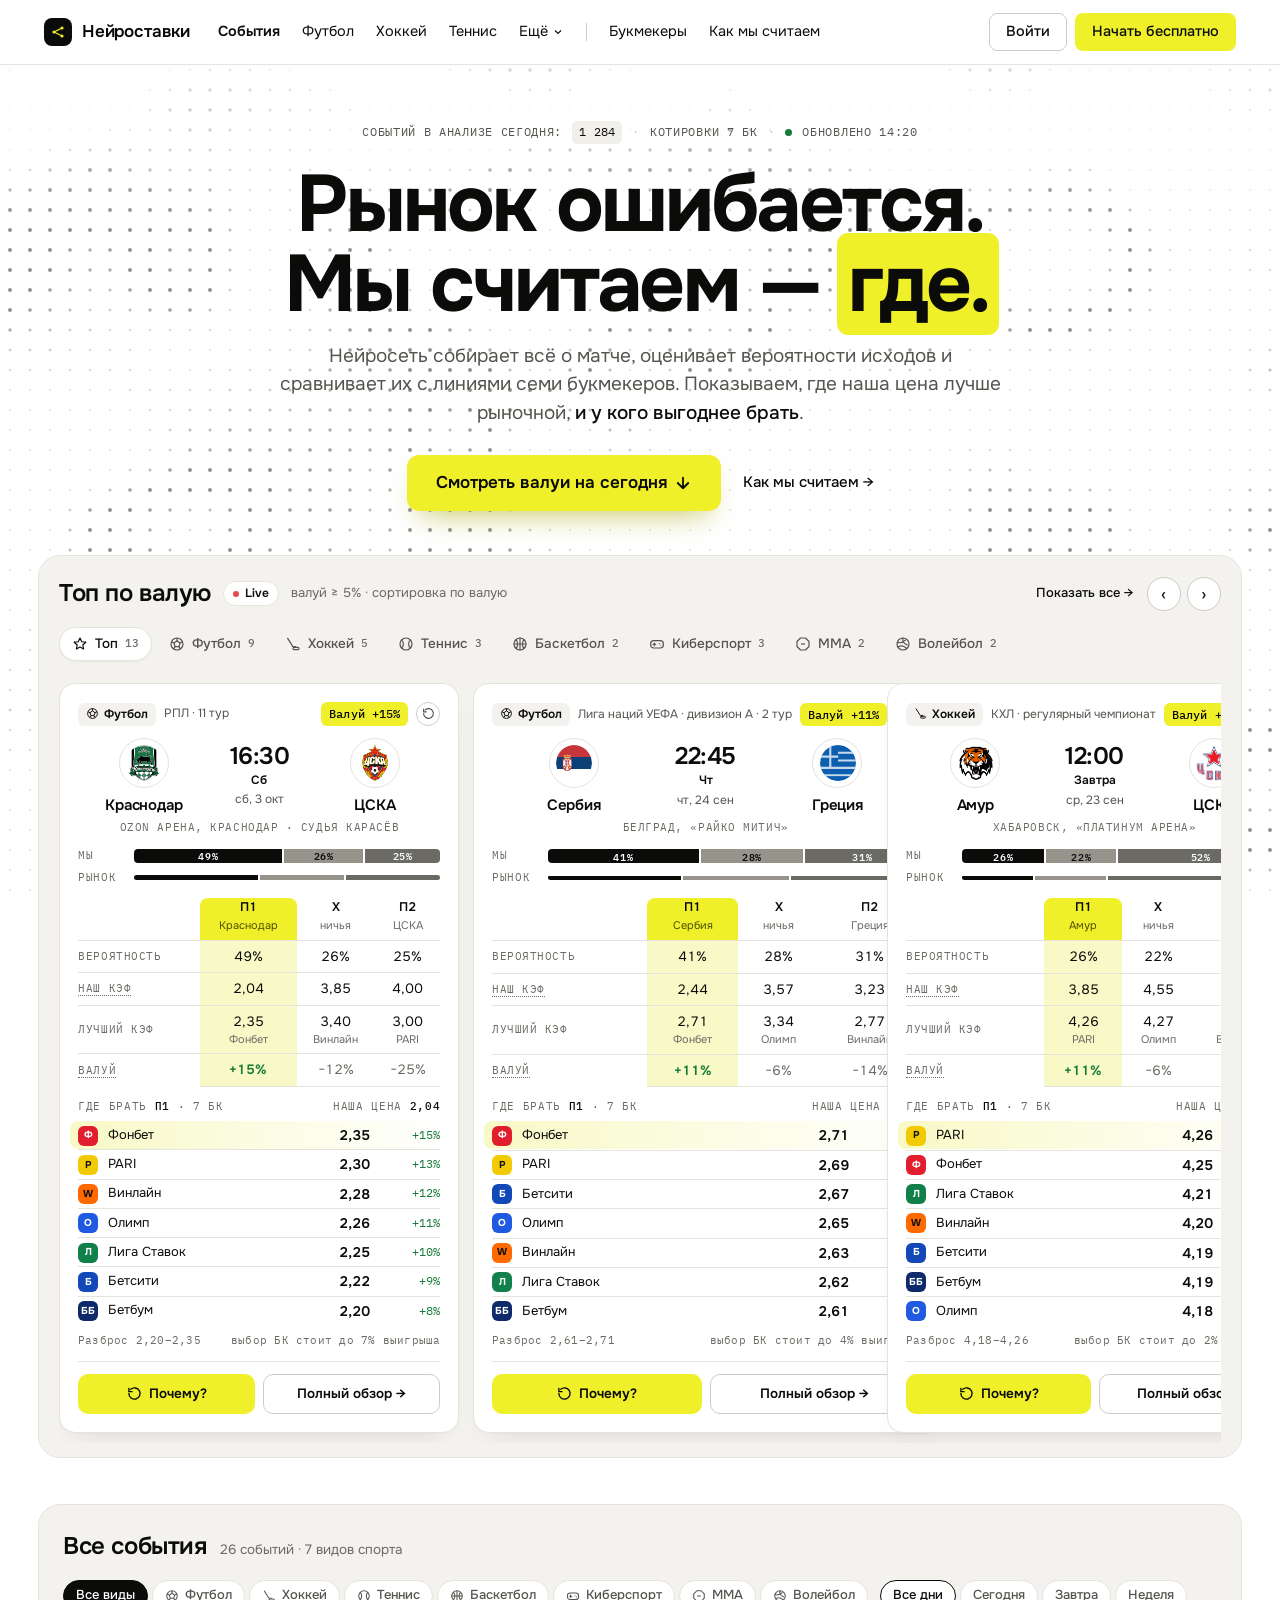
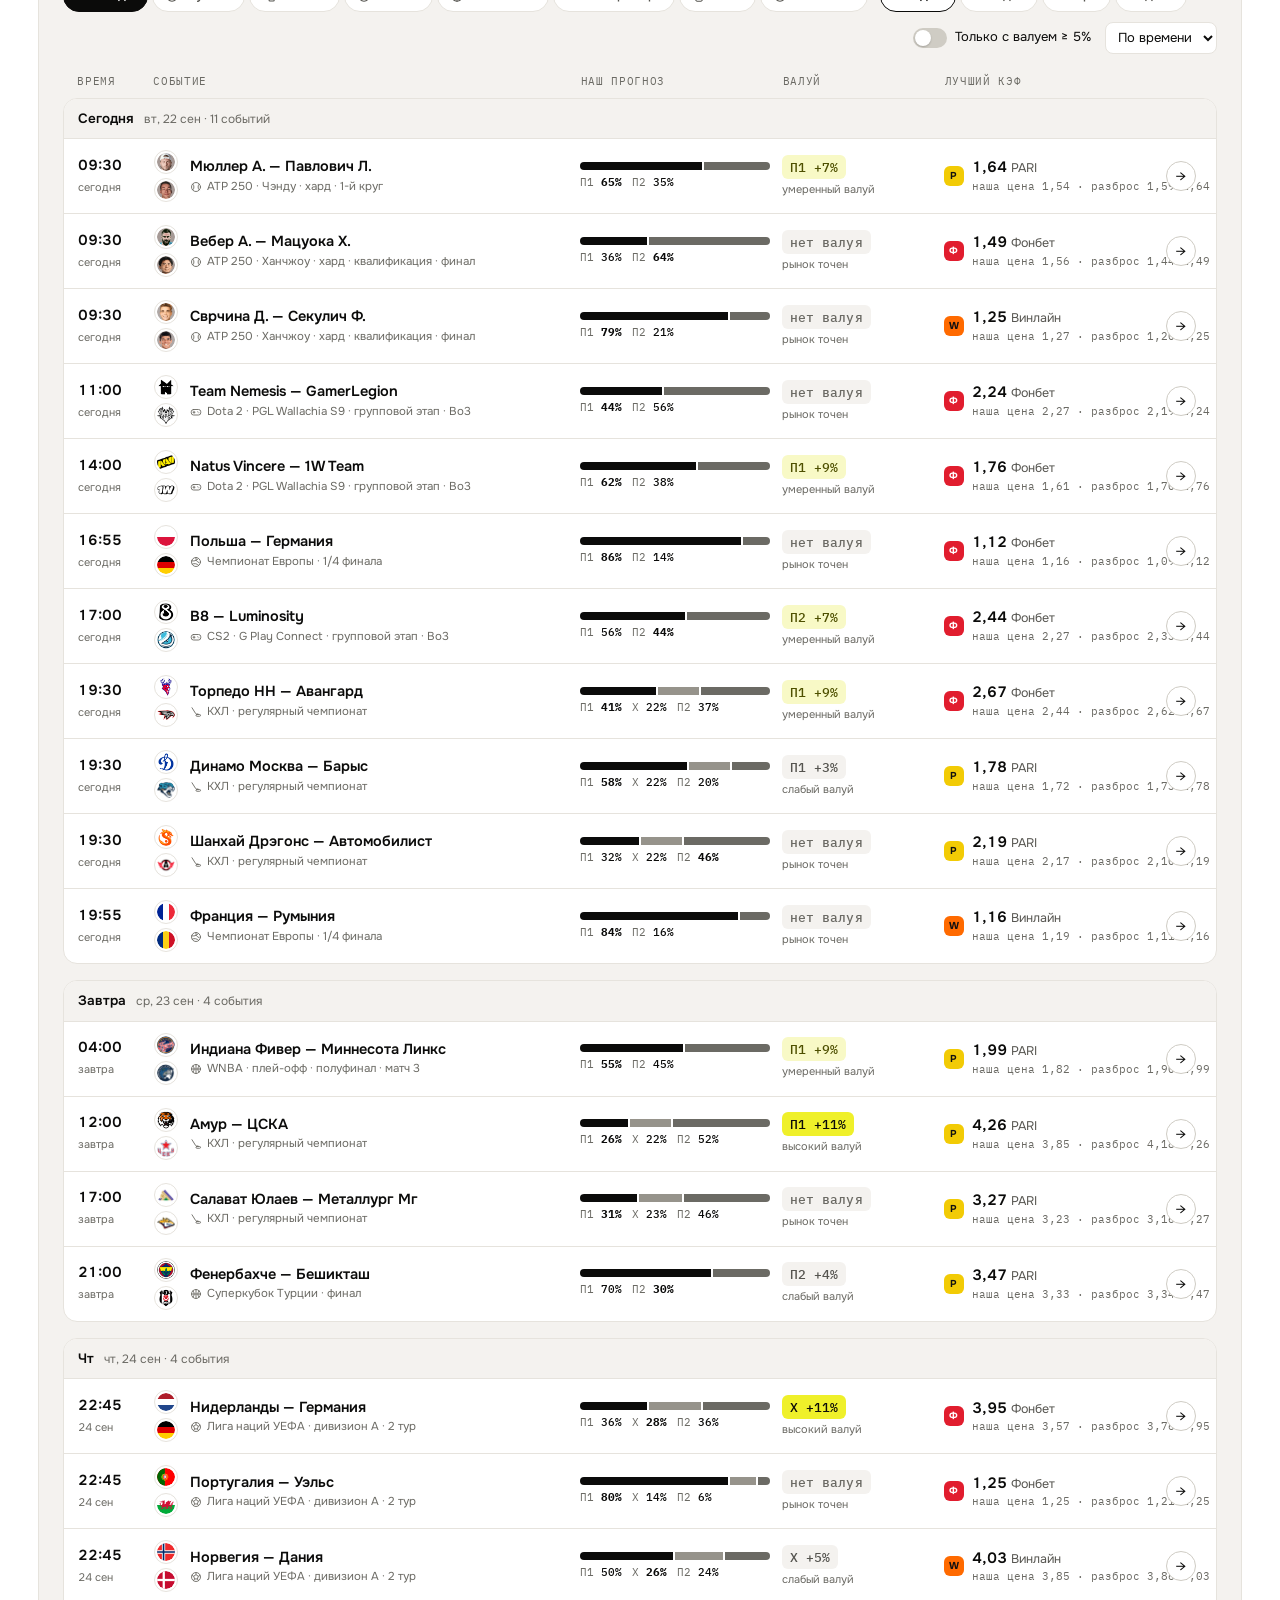
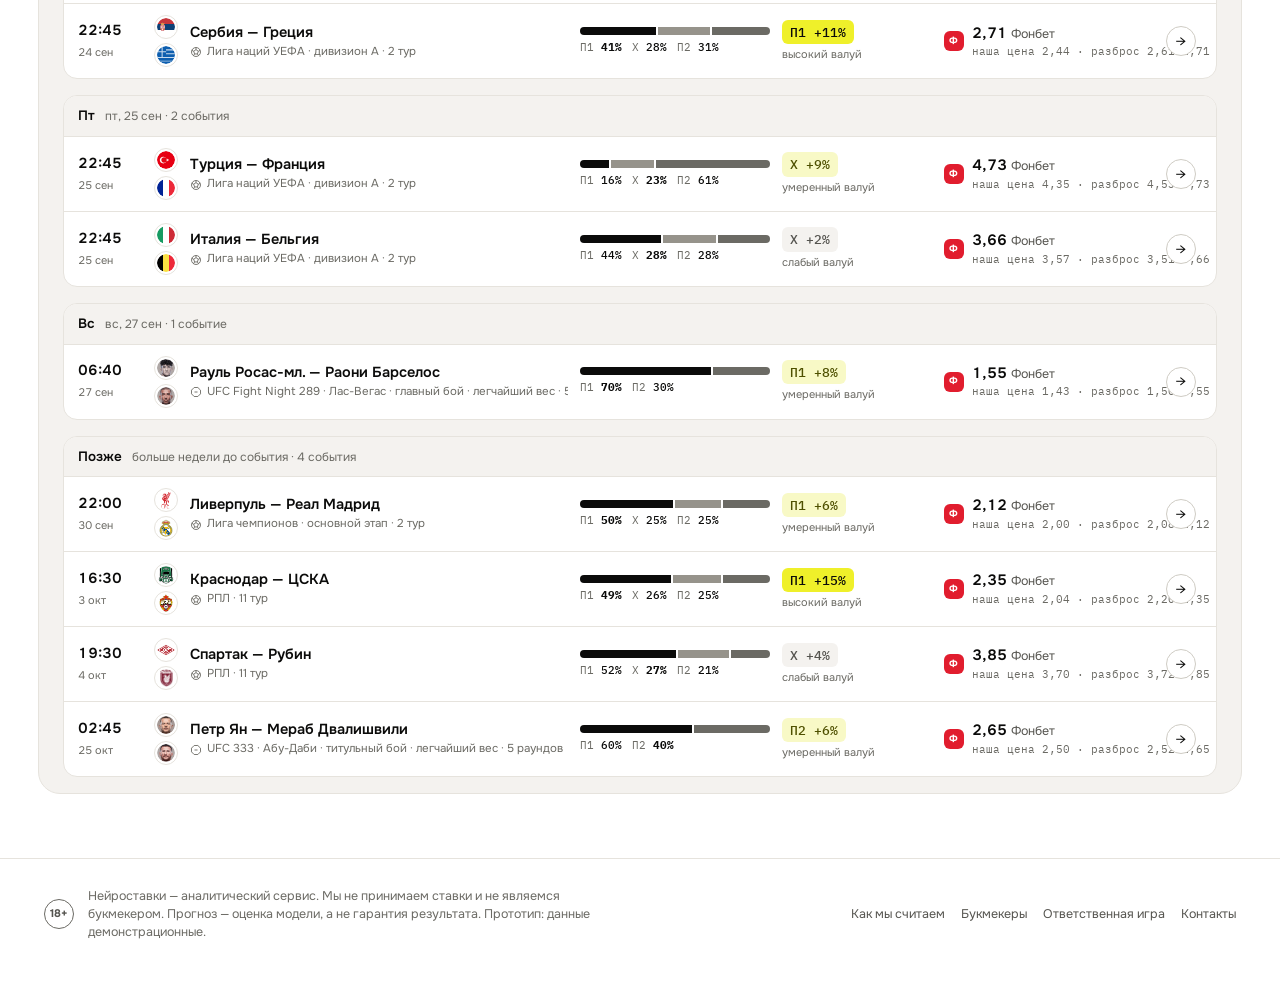
<file: index.html>
<!doctype html>
<html lang="ru">
<head>
<meta charset="utf-8">
<meta name="viewport" content="width=device-width, initial-scale=1, viewport-fit=cover">
<title>Нейроставки</title>
<link rel="preconnect" href="https://fonts.googleapis.com">
<link rel="preconnect" href="https://fonts.gstatic.com" crossorigin>
<link rel="stylesheet" href="https://fonts.googleapis.com/css2?family=Onest:wght@400;500;600;700&family=IBM+Plex+Mono:wght@400;500&display=swap">
<link rel="stylesheet" href="assets/app.css?v=6">
<style>
/* ============ главная: hero ============ */
.hero{padding-block:56px 36px}
.hero-text{text-align:center;max-width:980px}
.eyebrow{display:flex;flex-wrap:wrap;align-items:center;justify-content:center;gap:8px 10px;font-family:var(--mono);font-size:11.5px;letter-spacing:.06em;text-transform:uppercase;color:var(--ink-2)}
.counter{background:#F1EFEA;padding:3px 7px;border-radius:5px;color:var(--ink);letter-spacing:.02em;font-variant-numeric:tabular-nums;transition:background .4s}
.counter.tick{background:var(--accent-soft)}
.eyebrow .sep{color:var(--line-2)}
.pulse{width:7px;height:7px;border-radius:50%;background:var(--good);box-shadow:0 0 0 0 rgba(23,122,58,.45);animation:pulse 2.2s infinite}
@keyframes pulse{0%{box-shadow:0 0 0 0 rgba(23,122,58,.45)}70%{box-shadow:0 0 0 7px rgba(23,122,58,0)}100%{box-shadow:0 0 0 0 rgba(23,122,58,0)}}
h1{font-size:clamp(42px,6.4vw,80px);line-height:1;letter-spacing:-.035em;font-weight:700;margin:20px auto 18px;text-wrap:balance}
h1 mark{background:var(--accent);color:inherit;padding:0 .14em;margin:0 -.04em;border-radius:.14em;box-decoration-break:clone;-webkit-box-decoration-break:clone}
.lead{font-size:19px;color:var(--ink-2);max-width:56ch;margin:0 auto 28px;line-height:1.5;text-wrap:pretty}
.lead b{font-weight:500;color:var(--ink)}
.cta{display:flex;justify-content:center;align-items:center;gap:8px 22px;flex-wrap:wrap;margin-bottom:44px}
.cta .link{font-size:15px}
.panel{background:var(--bg-2);border:1px solid var(--line);border-radius:22px;padding:20px 20px 14px;max-width:1820px;margin:0 auto}
@media(max-width:600px){.panel{padding:14px 12px 10px;border-radius:16px}}
.panel-head{display:flex;align-items:center;justify-content:space-between;gap:16px;flex-wrap:wrap}
.panel-title{display:flex;align-items:center;gap:12px;flex-wrap:wrap}
.panel-title .muted{font-size:13px}
h2{font-size:24px;font-weight:600;letter-spacing:-.02em;margin:0}
.live-chip{display:inline-flex;align-items:center;gap:6px;font-size:12px;font-weight:600;background:#fff;border:1px solid var(--line);border-radius:999px;padding:3px 9px}
.live-chip i{width:6px;height:6px;border-radius:50%;background:#E5484D}
.panel-tools{display:flex;align-items:center;gap:14px}
.arrows{display:flex;gap:6px}
.arrows button{width:34px;height:34px;border-radius:50%;border:1px solid var(--line-2);background:#fff;font-size:18px;line-height:1;cursor:pointer;color:var(--ink);display:grid;place-items:center}
.arrows button:hover{background:var(--bg-3)}
.tabs{display:flex;gap:4px;overflow-x:auto;margin:16px 0 14px;scrollbar-width:none;padding-bottom:2px}
.tabs::-webkit-scrollbar{display:none}
.tab{display:inline-flex;align-items:center;gap:7px;height:34px;padding:0 12px;border-radius:999px;border:1px solid transparent;background:transparent;font-size:13.5px;font-weight:500;color:var(--ink-2);cursor:pointer;white-space:nowrap}
.tab svg{width:16px;height:16px}
.tab:hover{color:var(--ink)}
.tab.active{background:#fff;border-color:var(--line);color:var(--ink);box-shadow:0 1px 2px rgba(0,0,0,.04)}
.tab .n{font-family:var(--mono);font-size:11px;color:var(--ink-3)}
.slider{display:flex;gap:14px;overflow-x:auto;scroll-snap-type:x mandatory;padding:6px 2px 10px;scrollbar-width:none;align-items:stretch}
.slider::-webkit-scrollbar{display:none}
.empty{padding:40px;text-align:center;color:var(--ink-3);width:100%}

/* ============ список событий ============ */
.events{padding-block:10px 64px}
.panel-list{padding:24px 24px 16px}
.panel-list .group:last-child{margin-bottom:0}
@media(max-width:600px){.panel-list{padding:14px 12px 10px}}
.sec-head{display:flex;align-items:baseline;gap:14px;margin-bottom:16px;flex-wrap:wrap}
.sec-head .muted{font-size:13.5px}
.filters{display:flex;flex-wrap:wrap;gap:10px 12px;align-items:center;margin-bottom:12px}
.chips{display:flex;gap:4px;flex-wrap:wrap}
.chip{height:32px;padding:0 12px;border-radius:999px;border:1px solid var(--line);background:#fff;font-size:13px;font-weight:500;color:var(--ink-2);cursor:pointer;display:inline-flex;align-items:center;gap:6px;white-space:nowrap}
.chip svg{width:14px;height:14px}
.chip:hover{color:var(--ink);border-color:var(--line-2)}
.chip.active{background:var(--ink);color:#fff;border-color:var(--ink)}
.chips.days .chip.active{background:#fff;color:var(--ink);border-color:var(--ink)}
.f-right{display:flex;align-items:center;gap:14px;margin-left:auto;flex-wrap:wrap}
.toggle{display:inline-flex;align-items:center;gap:8px;font-size:13px;cursor:pointer;position:relative;white-space:nowrap}
.toggle input{position:absolute;opacity:0;width:0;height:0}
.sw{width:34px;height:20px;border-radius:999px;background:var(--line-2);position:relative;transition:.2s;flex:none}
.sw::after{content:'';position:absolute;top:2px;left:2px;width:16px;height:16px;border-radius:50%;background:#fff;transition:.2s;box-shadow:0 1px 2px rgba(0,0,0,.2)}
.toggle input:checked+.sw{background:var(--ink)} .toggle input:checked+.sw::after{left:16px}
.toggle input:focus-visible+.sw{outline:2px solid var(--accent-ink);outline-offset:2px}
.select{height:32px;border-radius:8px;border:1px solid var(--line);background:#fff;font:inherit;font-size:13px;padding:0 8px;color:var(--ink)}
.rows-head{display:grid;grid-template-columns:64px 1fr 190px 150px 210px 36px;gap:12px;padding:8px 14px;font-family:var(--mono);font-size:11px;letter-spacing:.06em;text-transform:uppercase;color:var(--ink-3)}
.group{margin-bottom:16px;background:#fff;border:1px solid var(--line);border-radius:14px;overflow:hidden}
.group-h{padding:10px 14px;font-size:13.5px;font-weight:600;background:var(--bg-2);border-bottom:1px solid var(--line);display:flex;gap:10px;align-items:baseline}
.group-h span{font-weight:400;color:var(--ink-3);font-size:12px}
.group .row:first-of-type{border-top:0}
@media(max-width:1000px){.rows-head{display:none}}
@media(prefers-reduced-motion:reduce){.pulse{animation:none}.counter{transition:none}}
</style>
</head>
<body>
<canvas id="bg" aria-hidden="true"></canvas>
<div class="page">
<div id="site-header"></div>

<main>
<section class="hero">
  <div class="wrap hero-text">
    <div class="eyebrow">
      <span>Событий в анализе сегодня:</span><span class="counter" id="counter">1 284</span>
      <span class="sep">·</span><span>Котировки 7 БК</span>
      <span class="sep">·</span><span class="pulse"></span><span>Обновлено 14:20</span>
    </div>
    <h1>Рынок ошибается.<br>Мы считаем&nbsp;— <mark>где.</mark></h1>
    <p class="lead">Нейросеть собирает всё о матче, оценивает вероятности исходов и сравнивает их с линиями семи букмекеров. Показываем, где наша цена лучше рыночной, <b>и у кого выгоднее брать</b>.</p>
    <div class="cta">
      <a class="btn primary big" href="#top" id="ctaTop">Смотреть валуи на сегодня <svg viewBox="0 0 24 24" fill="none" stroke="currentColor" stroke-width="2.4" stroke-linecap="round" stroke-linejoin="round"><path d="M12 5v14M5 12l7 7 7-7"/></svg></a>
      <a class="link" href="#" data-soon>Как мы считаем →</a>
    </div>
  </div>

  <div class="wide" id="top">
    <div class="panel">
      <div class="panel-head">
        <div class="panel-title"><h2>Топ по валую</h2><span class="live-chip"><i></i>Live</span><span class="muted" id="panelSub">валуй ≥ 5% · сортировка по валую</span></div>
        <div class="panel-tools"><a class="link" href="#events">Показать все →</a><div class="arrows"><button id="prev" aria-label="Назад">‹</button><button id="next" aria-label="Вперёд">›</button></div></div>
      </div>
      <div class="tabs" id="heroTabs"></div>
      <div class="slider" id="slider"></div>
    </div>
  </div>
</section>

<section class="events" id="events">
  <div class="wide"><div class="panel panel-list">
  <div class="sec-head"><h2>Все события</h2><span class="muted" id="count"></span></div>
  <div class="filters">
    <div class="chips" id="sportChips"></div>
    <div class="chips days" id="dayChips"></div>
    <div class="f-right">
      <label class="toggle"><input type="checkbox" id="onlyEdge"><span class="sw"></span>Только с валуем ≥ 5%</label>
      <select id="sort" class="select" aria-label="Сортировка"><option value="time">По времени</option><option value="edge">По валую</option></select>
    </div>
  </div>
  <div class="rows-head"><span>Время</span><span>Событие</span><span>Наш прогноз</span><span>Валуй</span><span>Лучший кэф</span><span></span></div>
  <div id="rows"></div>
  </div></div>
</section>
</main>

<div id="site-footer"></div>
</div>
<div class="toast" id="toast" role="status"></div>

<script src="assets/logos.js?v=6"></script>
<script src="assets/data.js?v=6"></script>
<script src="assets/app.js?v=6"></script>
<script>
mountChrome('events');
const byVal = (x, y) => topVal(y) - topVal(x);
const byTime = (x, y) => parse(x.dt) - parse(y.dt);
let heroTab = 'top';

function renderHeroTabs(){
  const topN = EVENTS.filter(e => topVal(e) >= VAL_TOP).length;
  const tabs = [{id: 'top', n: 'Топ', cnt: topN, icon: '<svg viewBox="0 0 24 24" fill="none" stroke="currentColor" stroke-width="1.8" stroke-linecap="round" stroke-linejoin="round"><path d="M12 3l2.6 5.6 6.1.7-4.5 4.2 1.2 6L12 16.6 6.6 19.5l1.2-6L3.3 9.3l6.1-.7z"/></svg>'}]
    .concat(Object.keys(SPORTS).map(s => ({id: s, n: SPORTS[s].n, cnt: EVENTS.filter(e => e.sport === s).length, icon: ICONS[s]})));
  $('#heroTabs').innerHTML = tabs.map(t => `<button class="tab ${t.id === heroTab ? 'active' : ''}" data-tab="${t.id}" type="button">${t.icon}${t.n}<span class="n">${t.cnt}</span></button>`).join('');
}
function renderHero(){
  const list = heroTab === 'top'
    ? EVENTS.filter(e => topVal(e) >= VAL_TOP).sort(byVal).slice(0, 10)
    : EVENTS.filter(e => e.sport === heroTab).sort(byVal);
  $('#panelSub').textContent = heroTab === 'top' ? 'валуй ≥ 5% · сортировка по валую' : SPORTS[heroTab].n + ' · сортировка по валую';
  $('#slider').innerHTML = list.length ? list.map(cardHTML).join('') : '<div class="empty">Событий пока нет</div>';
  $('#slider').scrollTo({left: 0});
}

const state = {sport: 'all', day: 'all', onlyEdge: false, sort: 'time'};
function renderFilters(){
  const sp = [{id: 'all', n: 'Все виды'}].concat(Object.keys(SPORTS).map(s => ({id: s, n: SPORTS[s].n, icon: ICONS[s]})));
  $('#sportChips').innerHTML = sp.map(s => `<button class="chip ${s.id === state.sport ? 'active' : ''}" data-sport="${s.id}" type="button">${s.icon || ''}${s.n}</button>`).join('');
  const days = [{id: 'all', n: 'Все дни'}, {id: 'today', n: 'Сегодня'}, {id: 'tomorrow', n: 'Завтра'}, {id: 'week', n: 'Неделя'}];
  $('#dayChips').innerHTML = days.map(d => `<button class="chip ${d.id === state.day ? 'active' : ''}" data-day="${d.id}" type="button">${d.n}</button>`).join('');
}
function renderRows(){
  let list = EVENTS.filter(e => state.sport === 'all' || e.sport === state.sport)
    .filter(e => { const k = dayDiff(parse(e.dt)); return state.day === 'all' || (state.day === 'today' && k === 0) || (state.day === 'tomorrow' && k === 1) || (state.day === 'week' && k <= 7); })
    .filter(e => !state.onlyEdge || topVal(e) >= VAL_TOP);
  const sports = new Set(list.map(e => e.sport));
  $('#count').textContent = plural(list.length, ['событие', 'события', 'событий']) + ' · ' + plural(sports.size, ['вид спорта', 'вида спорта', 'видов спорта']);
  if (!list.length){ $('#rows').innerHTML = '<div class="group"><div class="empty">Ничего не нашлось — снимите фильтры</div></div>'; return; }
  if (state.sort === 'edge'){
    list.sort(byVal);
    $('#rows').innerHTML = `<div class="group"><div class="group-h">По величине валуя <span>сначала самые недооценённые рынком исходы</span></div>${list.map(rowHTML).join('')}</div>`;
    return;
  }
  list.sort(byTime);
  const groups = [];
  list.forEach(e => {
    const d = parse(e.dt), k = dayDiff(d);
    const key = k > 7 ? 'later' : d.toDateString();
    let g = groups.find(x => x.key === key);
    if (!g){ g = {key, label: k > 7 ? 'Позже' : (k === 0 ? 'Сегодня' : k === 1 ? 'Завтра' : DAYS[d.getDay()]), sub: k > 7 ? 'больше недели до события' : fullDate(d), items: []}; groups.push(g); }
    g.items.push(e);
  });
  $('#rows').innerHTML = groups.map(g => `<div class="group"><div class="group-h">${g.label} <span>${g.sub} · ${plural(g.items.length, ['событие', 'события', 'событий'])}</span></div>${g.items.map(rowHTML).join('')}</div>`).join('');
}

document.addEventListener('click', e => {
  const t = e.target;
  const tab = t.closest('[data-tab]'); if (tab){ heroTab = tab.dataset.tab; renderHeroTabs(); renderHero(); return; }
  const sc = t.closest('[data-sport]'); if (sc){ state.sport = sc.dataset.sport; renderFilters(); renderRows(); return; }
  const dc = t.closest('[data-day]'); if (dc){ state.day = dc.dataset.day; renderFilters(); renderRows(); }
});
$('#onlyEdge').addEventListener('change', e => { state.onlyEdge = e.target.checked; renderRows(); });
$('#sort').addEventListener('change', e => { state.sort = e.target.value; renderRows(); });
$('#prev').addEventListener('click', () => $('#slider').scrollBy({left: -414, behavior: 'smooth'}));
$('#next').addEventListener('click', () => $('#slider').scrollBy({left: 414, behavior: 'smooth'}));
$('#ctaTop').addEventListener('click', e => { e.preventDefault(); $('#top').scrollIntoView({behavior: 'smooth', block: 'start'}); });

renderHeroTabs(); renderHero(); renderFilters(); renderRows();
startCounter($('#counter'));
initBackground();
</script>
</body>
</html>
</file>
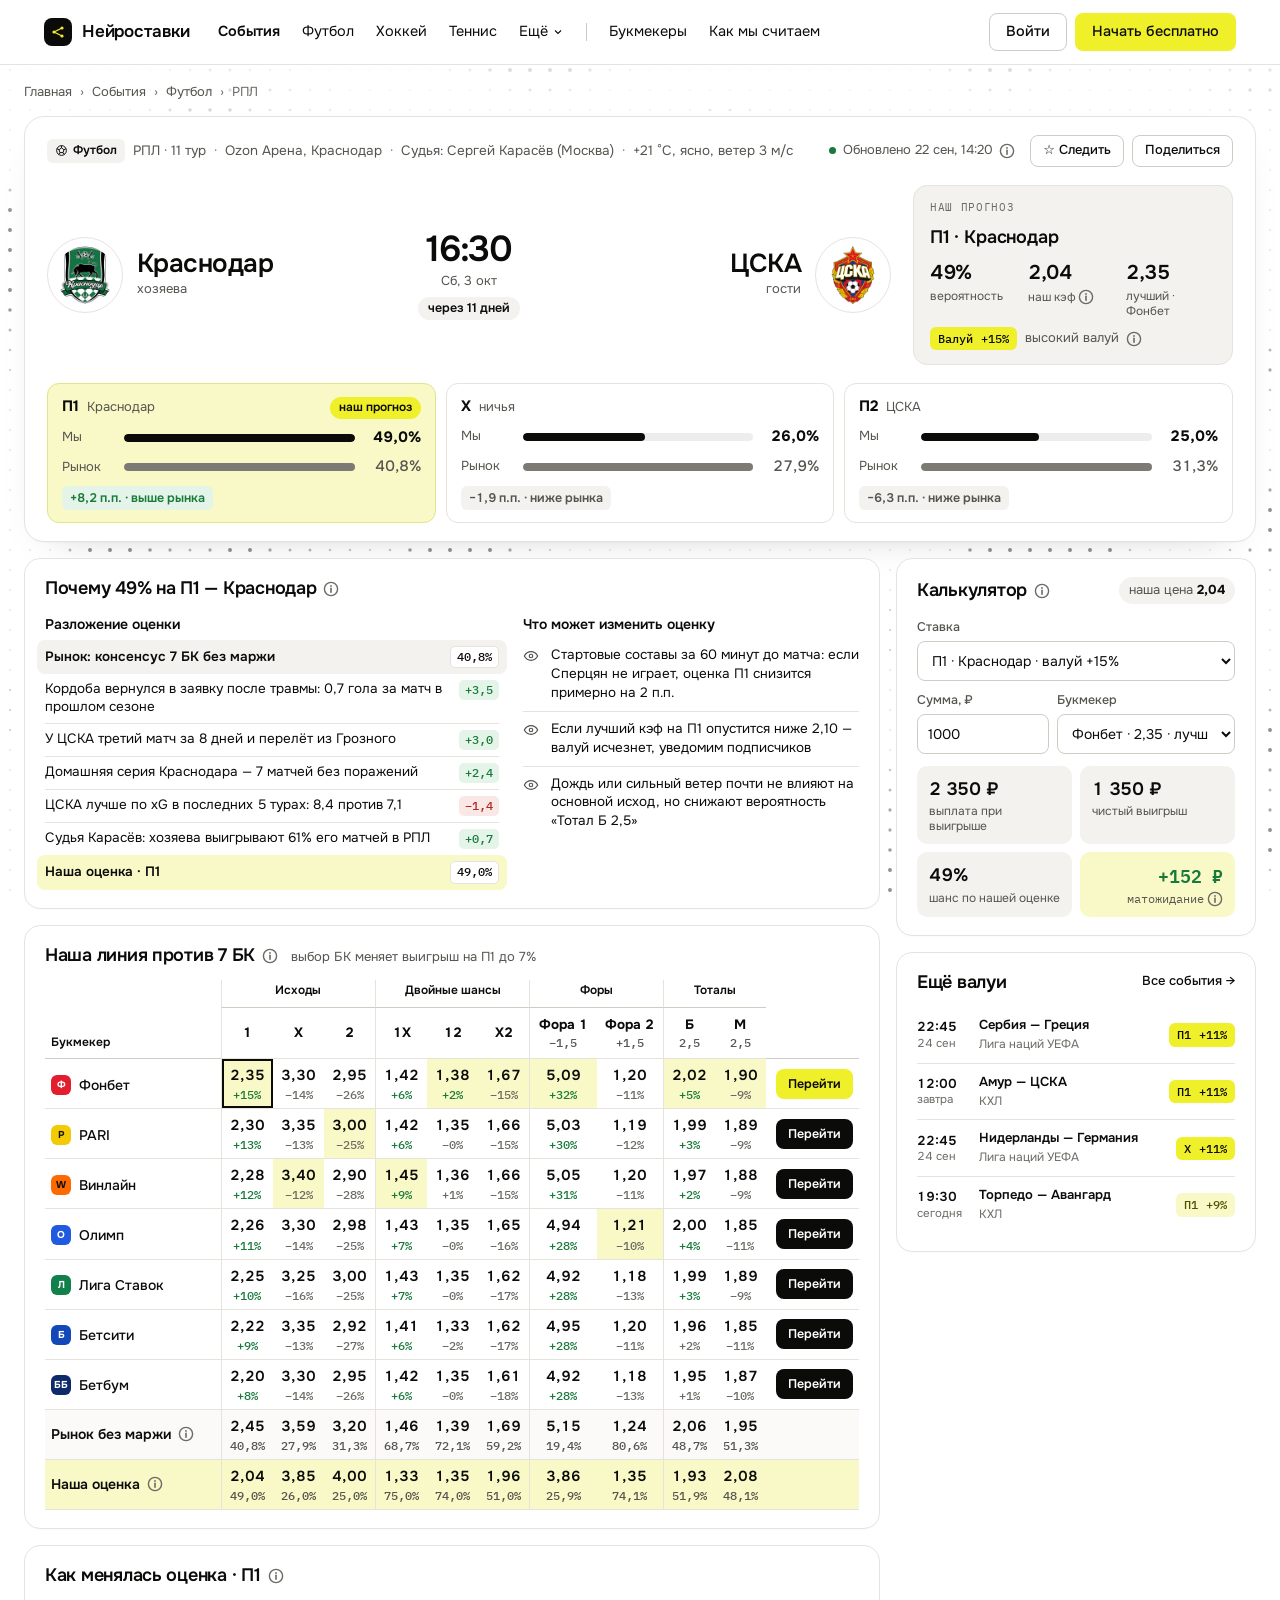
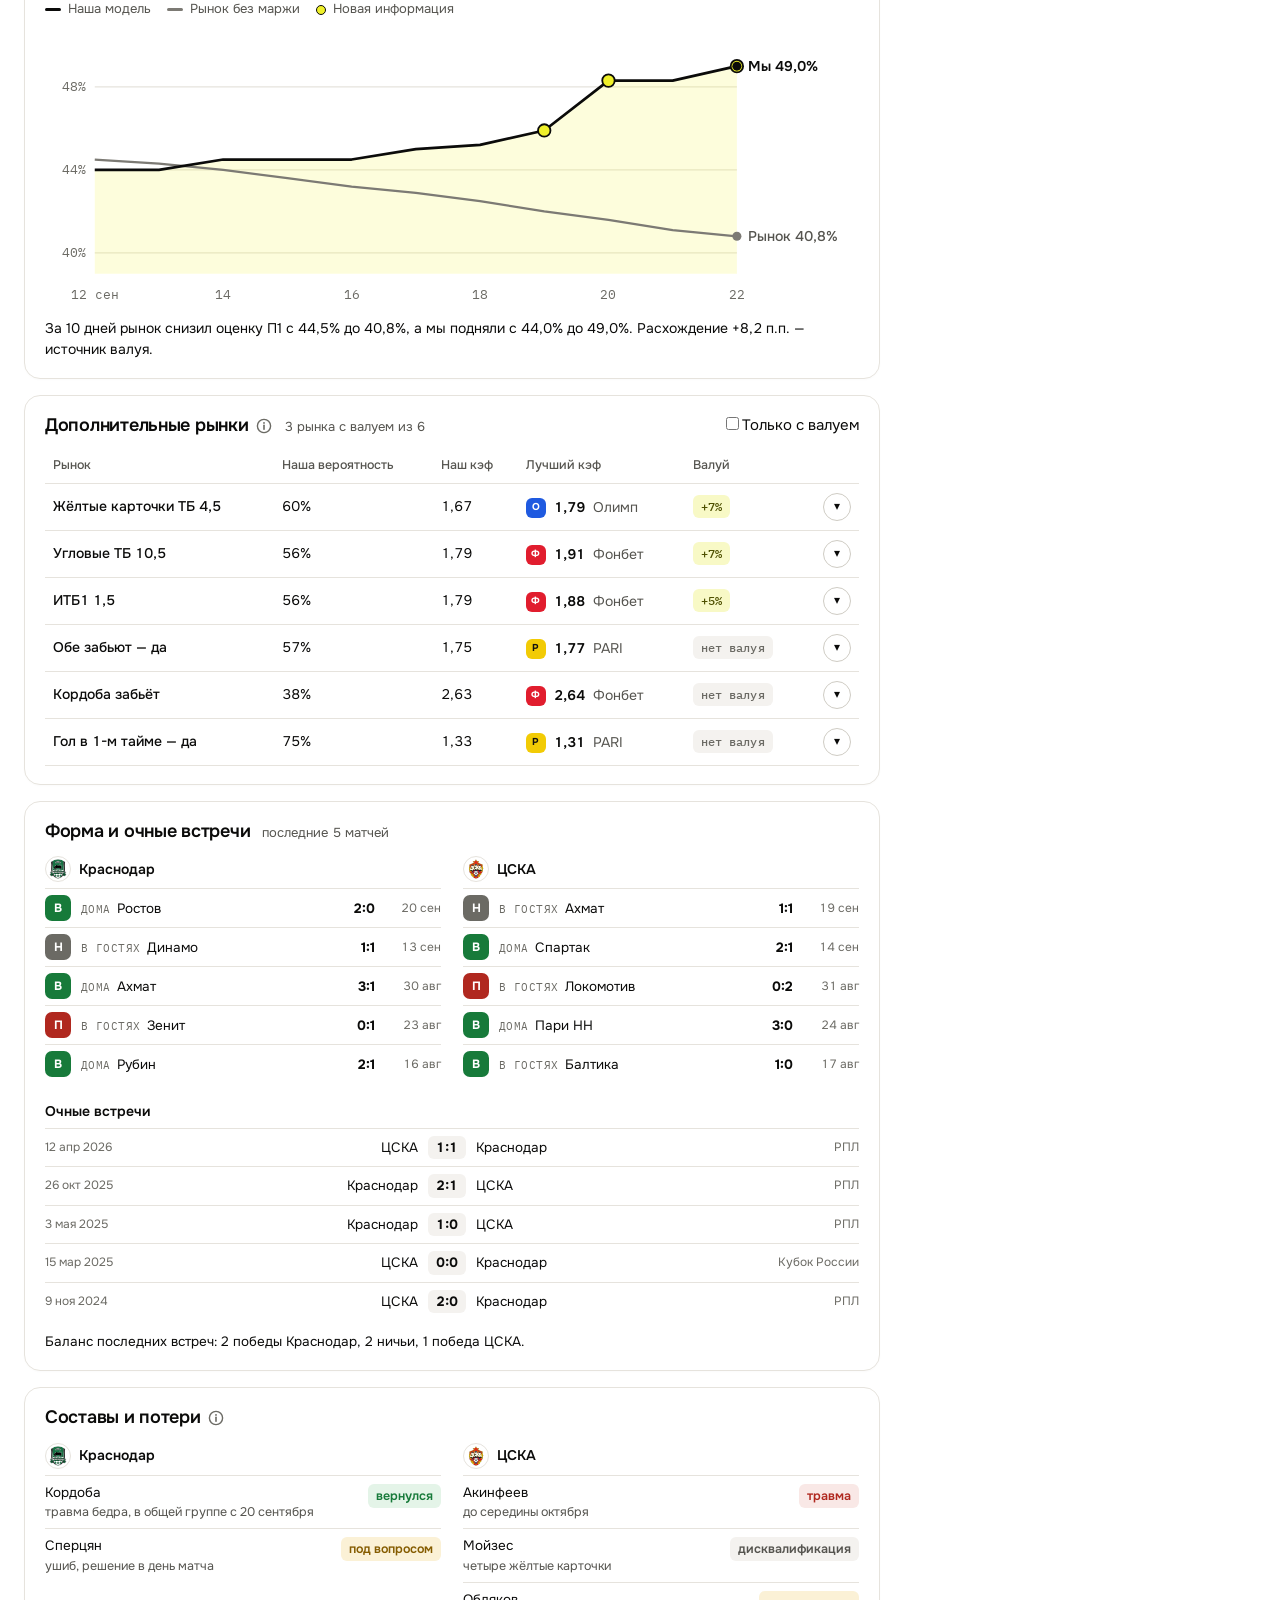
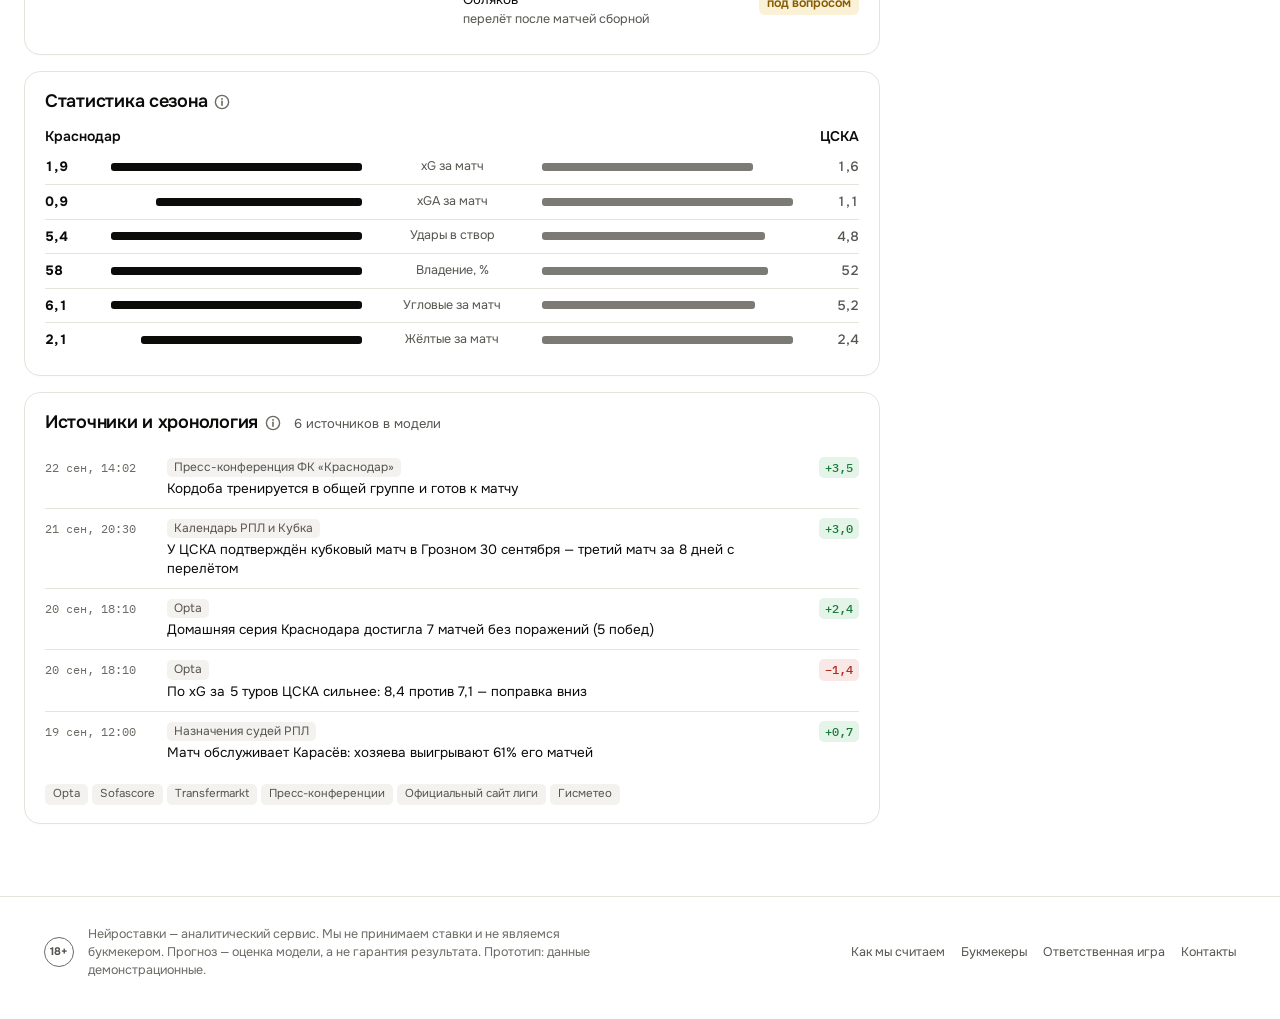
<file: event.html>
<!doctype html>
<html lang="ru">
<head>
<meta charset="utf-8">
<meta name="viewport" content="width=device-width, initial-scale=1, viewport-fit=cover">
<title>Событие · Нейроставки</title>
<link rel="preconnect" href="https://fonts.googleapis.com">
<link rel="preconnect" href="https://fonts.gstatic.com" crossorigin>
<link rel="stylesheet" href="https://fonts.googleapis.com/css2?family=Onest:wght@400;500;600;700&family=IBM+Plex+Mono:wght@400;500&display=swap">
<link rel="stylesheet" href="assets/app.css?v=6">
<style>
/* ============ страница события ============ */
.ev-page{padding-block:18px 72px;max-width:1400px}
.crumbs{display:flex;gap:8px;align-items:center;font-size:13px;color:var(--ink-3);margin-bottom:14px;flex-wrap:wrap}
.crumbs a{color:var(--ink-2);text-decoration:none} .crumbs a:hover{color:var(--ink)}
.block{background:#fff;border:1px solid var(--line);border-radius:16px;padding:18px 20px;box-shadow:0 1px 2px rgba(0,0,0,.02)}
.blk-h{display:flex;align-items:center;justify-content:space-between;gap:8px 12px;margin-bottom:14px;flex-wrap:wrap}
.blk-t{display:flex;align-items:baseline;gap:4px 12px;flex-wrap:wrap;min-width:0}
.blk-h h3{margin:0;font-size:18px;font-weight:600;letter-spacing:-.015em;line-height:1.25}
.blk-h .sub{font-size:13px;color:var(--ink-2)}
.blk-h .tools{display:flex;gap:10px;align-items:center;margin-left:auto}
.sec-lbl{font-size:14px;font-weight:600;margin:0 0 4px}
.price-chip{font-size:13px;color:var(--ink-2);background:var(--bg-2);padding:4px 10px;border-radius:999px;white-space:nowrap}
.price-chip b{color:var(--ink);font-weight:700}

/* шапка матча */
.ev-head{background:#fff;border:1px solid var(--line);border-radius:20px;padding:18px 22px;margin-bottom:16px;box-shadow:0 1px 2px rgba(0,0,0,.03),0 16px 40px -28px rgba(0,0,0,.25)}
.eh-top{display:flex;justify-content:space-between;gap:12px;flex-wrap:wrap;align-items:center}
.eh-meta{display:flex;align-items:center;gap:6px 8px;flex-wrap:wrap;font-size:13.5px;color:var(--ink-2)}
.eh-meta i{color:var(--ink-3);font-style:normal}
.eh-actions{display:flex;gap:8px;align-items:center;flex-wrap:wrap}
.upd{display:inline-flex;align-items:center;gap:7px;font-size:13px;color:var(--ink-2);margin-right:6px;white-space:nowrap}
.upd .dot{width:7px;height:7px;border-radius:50%;background:var(--good);flex:none}
.upd .info{margin-left:-2px}
.eh-main{display:grid;grid-template-columns:1fr auto 1fr 320px;align-items:center;gap:22px;margin-top:18px}
.eh-team{display:flex;align-items:center;gap:14px;min-width:0}
.eh-team.right{flex-direction:row-reverse;text-align:right}
.eh-team img,.eh-team .ini{width:76px;height:76px;border-radius:50%;border:1px solid var(--line);padding:8px;background:#fff;object-fit:contain;flex:none;font-size:18px}
.eh-team b{display:block;font-size:26px;font-weight:600;letter-spacing:-.02em;line-height:1.1;text-wrap:balance}
.eh-team span{font-size:13px;color:var(--ink-2)}
.eh-center{text-align:center;min-width:120px}
.eh-time{font-size:36px;font-weight:600;letter-spacing:-.03em;line-height:1}
.eh-day{font-size:13px;color:var(--ink-2);margin-top:5px}
.eh-count{font-size:12.5px;font-weight:600;color:var(--ink);margin-top:7px;display:inline-block;background:var(--bg-2);padding:2px 10px;border-radius:999px}
.eh-tile{background:var(--bg-2);border:1px solid var(--line);border-radius:14px;padding:14px 16px;display:flex;flex-direction:column;gap:8px}
.tile-pick{font-size:18px;font-weight:600;letter-spacing:-.01em}
.tile-nums{display:grid;grid-template-columns:repeat(3,1fr);gap:8px}
.tile-nums b{display:block;font-size:20px;font-weight:600;letter-spacing:-.02em;font-variant-numeric:tabular-nums}
.tile-nums span{font-size:12px;color:var(--ink-2);line-height:1.25;display:block;margin-top:2px}
.tile-nums .info{margin-left:2px;width:16px;height:16px;vertical-align:-4px}
.tile-val{display:flex;align-items:center;gap:8px;font-size:13px;color:var(--ink-2)}
.tile-val .info{margin-left:-2px}

/* исходы: мы против рынка */
.eh-outs{display:grid;grid-template-columns:repeat(var(--n),minmax(0,1fr));gap:10px;margin-top:18px}
.oc{border:1px solid var(--line);border-radius:12px;padding:12px 14px;display:flex;flex-direction:column;gap:8px;min-width:0}
.oc.pick{background:var(--accent-soft);border-color:#E2E48C}
.oc-h{display:flex;align-items:baseline;gap:8px;min-width:0}
.oc-h b{font-size:15px;font-weight:700}
.oc-h span{font-size:13px;color:var(--ink-2);white-space:nowrap;overflow:hidden;text-overflow:ellipsis}
.oc-h em{margin-left:auto;font-style:normal;font-size:12px;font-weight:600;background:var(--accent);padding:2px 9px;border-radius:999px;white-space:nowrap}
.oc-row{display:grid;grid-template-columns:52px minmax(0,1fr) 56px;align-items:center;gap:10px;font-size:13px;color:var(--ink-2)}
.oc-bar{height:8px;border-radius:4px;background:rgba(11,11,10,.07);overflow:hidden}
.oc-bar i{display:block;height:100%;border-radius:4px}
.oc-bar i.us{background:var(--ink)} .oc-bar i.mk{background:var(--mkt)}
.oc-row b{font-size:15px;font-weight:700;color:var(--ink);text-align:right;font-variant-numeric:tabular-nums}
.oc-row b.m{font-weight:500;color:var(--ink-2)}
.oc-diff{font-size:12.5px;font-weight:600;align-self:flex-start;padding:3px 8px;border-radius:6px;background:var(--bg-2);color:var(--ink-2);font-variant-numeric:tabular-nums}
.oc-diff.pos{background:var(--good-soft);color:var(--good)}

/* сетка */
.ev-grid{display:grid;grid-template-columns:minmax(0,1fr) 360px;gap:16px;align-items:start}
.ev-main{display:flex;flex-direction:column;gap:16px;min-width:0}
.ev-side{position:sticky;top:80px;display:flex;flex-direction:column;gap:16px}

/* почему */
.why-grid{display:grid;grid-template-columns:minmax(0,1.35fr) minmax(0,1fr);gap:24px}
.why-grid .wf li{font-size:13.5px}
.watch li{display:grid;grid-template-columns:18px 1fr;gap:10px;padding:8px 0;border-top:1px solid var(--line);font-size:13.5px;line-height:1.4;color:var(--ink)}
.watch li:first-child{border-top:0}
.watch li svg{width:16px;height:16px;color:var(--ink-2);margin-top:2px}

/* линия: стандартные ставки против 7 БК */
.tbl-wrap{overflow-x:auto;margin-inline:-20px;padding-inline:20px}
.line{width:100%;border-collapse:separate;border-spacing:0;font-variant-numeric:tabular-nums;font-size:14px;min-width:780px}
.line th{font-weight:500;color:var(--ink-2);padding:6px;text-align:center;white-space:nowrap}
.line thead tr.g th{font-size:12px;font-weight:600;color:var(--ink);padding:2px 6px 7px;border-bottom:1px solid var(--line-2)}
.line thead tr.c th{font-size:13.5px;font-weight:700;color:var(--ink);padding:7px 6px 8px;border-bottom:1px solid var(--line)}
.line thead tr.c th small{display:block;font:500 11.5px var(--mono);color:var(--ink-2);margin-top:1px}
.line th.bk{text-align:left;vertical-align:bottom;font-size:12.5px;font-weight:500;color:var(--ink-2);border-bottom:1px solid var(--line);background:#fff}
.line td{padding:6px;text-align:center;border-bottom:1px solid var(--line)}
.line .gs{border-left:1px solid var(--line)}
.line .bk{position:sticky;left:0;z-index:1}
.line td.bk{text-align:left;white-space:nowrap;background:#fff;padding-right:12px}
.line .bkc{display:inline-flex;align-items:center;gap:8px;font-weight:500}
.line td.o b{display:block;font-size:14.5px;font-weight:600}
.line td.o small{display:block;font:500 11.5px var(--mono);color:var(--ink-3);margin-top:1px}
.line td.o small.pos{color:var(--good)}
.line tr.bkr td.o{cursor:pointer;transition:box-shadow .12s}
.line tr.bkr td.o:hover{box-shadow:inset 0 0 0 1px var(--ink-3)}
.line td.best{background:var(--accent-soft)}
.line tr.bkr td.picked,.line tr.bkr td.picked:hover{box-shadow:inset 0 0 0 2px var(--ink)}
.line tr.sum td{background:var(--bg-3)}
.line tr.ours td{background:var(--accent-soft)}
.line tr.sum td.bk,.line tr.ours td.bk{font-weight:600}
.line tr.sum td.o small,.line tr.ours td.o small{color:var(--ink-2)}
.line td.act{text-align:right;width:1%;padding-left:10px}
.go-btn{height:30px;padding:0 12px;border-radius:8px;background:var(--ink);color:#fff;font-size:12.5px;font-weight:600;border:0;cursor:pointer;white-space:nowrap}
.go-btn:hover{background:#2a2a28}
.go-btn.lime{background:var(--accent);color:var(--ink)} .go-btn.lime:hover{background:var(--accent-hover)}

/* график */
.chart{position:relative}
.chart svg{width:100%;height:auto;display:block;overflow:visible}
.chart .ax{font:400 11.5px var(--mono);fill:var(--ink-3)}
.chart .lbl{font:600 12.5px var(--font);fill:var(--ink)} .chart .lbl.m{fill:var(--ink-2);font-weight:500}
.chart-legend{display:flex;gap:16px;font-size:13px;color:var(--ink-2);margin-bottom:6px;flex-wrap:wrap}
.chart-legend i{display:inline-block;width:16px;height:3px;border-radius:2px;vertical-align:middle;margin-right:7px}
.chart-legend .n{width:10px;height:10px;border-radius:50%;background:var(--accent);border:1.5px solid var(--ink)}
.chart-tip{position:absolute;pointer-events:none;background:var(--ink);color:#fff;font-size:12.5px;padding:7px 10px;border-radius:8px;transform:translate(-50%,calc(-100% - 10px));white-space:nowrap;display:none;z-index:5;line-height:1.4}
.chart-tip b{color:var(--accent)}
.chart-sum{font-size:14px;color:var(--ink);margin:10px 0 0;line-height:1.5}

/* рынки */
.mk{width:100%;border-collapse:collapse;font-variant-numeric:tabular-nums;font-size:14px;min-width:620px}
.mk th{font-size:12.5px;font-weight:500;color:var(--ink-2);padding:6px 8px 8px;text-align:left;border-bottom:1px solid var(--line)}
.mk td{padding:9px 8px;border-bottom:1px solid var(--line);vertical-align:middle}
.mk td.n{font-weight:500}
.mk tr.mk-row{cursor:pointer} .mk tr.mk-row:hover td{background:var(--bg-3)}
.mk tr.mk-row.open td{background:var(--bg-3);border-bottom:0}
.mk .bkc{display:inline-flex;align-items:center;gap:8px;white-space:nowrap} .mk .bkc b{font-weight:600} .mk .bkn{color:var(--ink-2)}
.mk .exp{width:28px;height:28px;border-radius:50%;border:1px solid var(--line-2);background:#fff;cursor:pointer;font-size:12px;transition:transform .2s}
.mk tr.open .exp{transform:rotate(180deg)}
.mk tr.mk-x td{background:var(--bg-3);padding:4px 8px 12px}
.mk-list{display:flex;flex-wrap:wrap;gap:6px}
.mk-bk{display:inline-flex;align-items:center;gap:6px;font-size:12.5px;padding:4px 8px;border-radius:8px;background:#fff;border:1px solid var(--line)}
.mk-bk b{font-weight:600} .mk-bk i{font-style:normal;font-family:var(--mono);font-size:11.5px;color:var(--ink-3)} .mk-bk.best{border-color:var(--accent);background:var(--accent-soft)} .mk-bk.best i{color:var(--good)}

/* форма и очные */
.form2{display:grid;grid-template-columns:1fr 1fr;gap:22px}
.fm-h{display:flex;align-items:center;gap:8px;font-weight:600;margin-bottom:6px;font-size:14px}
.fm-h img,.fm-h .ini{width:26px;height:26px;border-radius:50%;border:1px solid var(--line);padding:2px;object-fit:contain;font-size:9px}
.fm li{display:grid;grid-template-columns:26px 1fr auto 56px;gap:10px;align-items:center;padding:6px 0;border-top:1px solid var(--line);font-size:13.5px}
.fm .opp i{font-style:normal;font-size:11px;color:var(--ink-3);font-family:var(--mono);text-transform:uppercase;letter-spacing:.04em;margin-right:6px}
.fm .dt{font-size:12px;color:var(--ink-3);text-align:right;font-variant-numeric:tabular-nums}
.res{width:26px;height:26px;border-radius:7px;display:grid;place-items:center;font-size:12px;font-weight:700;color:#fff}
.res.W{background:var(--good)} .res.D{background:var(--ink-3)} .res.L{background:var(--bad)}
.h2h li{display:grid;grid-template-columns:110px 1fr auto 1fr 120px;gap:10px;align-items:center;padding:7px 0;border-top:1px solid var(--line);font-size:13.5px}
.h2h .dt,.h2h .cmp{font-size:12px;color:var(--ink-3)} .h2h .cmp{text-align:right} .h2h .t.r{text-align:right} .h2h b{font-variant-numeric:tabular-nums;background:var(--bg-2);padding:2px 8px;border-radius:6px}
.h2h-sum{font-size:13.5px;color:var(--ink);margin:12px 0 0}
.sub-h{font-size:14px;font-weight:600;margin:18px 0 6px}
.abs-empty{font-size:13.5px;color:var(--ink-2);padding:8px 0}

/* составы */
.abs li{display:grid;grid-template-columns:1fr auto;gap:10px;align-items:start;padding:7px 0;border-top:1px solid var(--line);font-size:13.5px}
.abs li span{font-size:12.5px;color:var(--ink-2);display:block;margin-top:1px}
.st-chip{font-size:11.5px;font-weight:600;padding:3px 8px;border-radius:6px;white-space:nowrap}
.st-chip.bad{background:var(--bad-soft);color:var(--bad)} .st-chip.warn{background:var(--warn-soft);color:var(--warn)} .st-chip.good{background:var(--good-soft);color:var(--good)} .st-chip.dark{background:var(--bg-2);color:var(--ink-2)}

/* статистика */
.st-head{display:flex;justify-content:space-between;font-weight:600;font-size:14px;margin-bottom:4px}
.st li{display:grid;grid-template-columns:56px 1fr 160px 1fr 56px;align-items:center;gap:10px;padding:7px 0;border-top:1px solid var(--line);font-size:13.5px;font-variant-numeric:tabular-nums}
.st li:first-child{border-top:0}
.st .lbl{text-align:center;font-size:12.5px;color:var(--ink-2);line-height:1.25}
.st .tr{height:8px;display:flex} .st .tr.l{justify-content:flex-end}
.st .tr i{display:block;height:100%;border-radius:3px} .st .tr.l i{background:var(--seg1)} .st .tr.r i{background:var(--mkt)}
.st b{font-weight:500;color:var(--ink-2)} .st b.win{font-weight:700;color:var(--ink)} .st b.r{text-align:right}

/* источники */
.tl li{display:grid;grid-template-columns:110px 1fr auto;gap:12px;padding:9px 0;border-top:1px solid var(--line);font-size:13.5px;align-items:start}
.tl li:first-child{border-top:0}
.tl .ts{font-family:var(--mono);font-size:11.5px;color:var(--ink-3);padding-top:3px}
.tl .srcx{font-size:12px;color:var(--ink-2);display:inline-block;padding:1px 7px;border-radius:5px;background:var(--bg-2);margin-bottom:3px}
.tl p{margin:0;line-height:1.4}

/* калькулятор */
.calc .fld{margin-bottom:10px}
.calc .in{display:grid;grid-template-columns:1fr 1.35fr;gap:8px}
.calc label{font-size:12.5px;font-weight:500;color:var(--ink-2);display:block;margin-bottom:5px}
.calc input,.calc select{width:100%;height:40px;border:1px solid var(--line-2);border-radius:8px;padding:0 10px;font:inherit;font-size:14px;background:#fff;color:var(--ink)}
.calc .out{margin-top:12px;display:grid;grid-template-columns:1fr 1fr;gap:8px}
.calc .out div{background:var(--bg-2);border-radius:10px;padding:10px 12px}
.calc .out b{display:block;font-size:18px;font-weight:600;letter-spacing:-.01em;font-variant-numeric:tabular-nums}
.calc .out span{font-size:12px;color:var(--ink-2);line-height:1.25;display:block;margin-top:2px}
.calc .out span .info{width:16px;height:16px;margin-left:3px;vertical-align:-4px}
.calc .out div.ev{background:var(--accent-soft)} .calc .out div.ev.neg{background:var(--bad-soft)}
@keyframes flash{0%{box-shadow:0 0 0 3px var(--accent)}100%{box-shadow:0 0 0 3px rgba(239,240,42,0)}}
.block.flash{animation:flash 1s ease-out}

/* ещё валуи */
.more-row{display:grid;grid-template-columns:52px 1fr auto;gap:10px;align-items:center;padding:9px 0;border-top:1px solid var(--line);text-decoration:none;color:inherit;font-size:13px}
.more-row:first-of-type{border-top:0}
.more-row:hover b{text-decoration:underline}
.more-row .t{font-variant-numeric:tabular-nums;line-height:1.2} .more-row .t b{display:block;font-weight:600} .more-row .t span{font-size:11.5px;color:var(--ink-3)}
.more-row .nm b{display:block;font-weight:600;white-space:nowrap;overflow:hidden;text-overflow:ellipsis;max-width:200px} .more-row .nm span{font-size:12px;color:var(--ink-3)}

/* мобильная панель */
.mcta{display:none;position:fixed;left:0;right:0;bottom:0;z-index:60;background:rgba(255,255,255,.96);backdrop-filter:blur(10px);-webkit-backdrop-filter:blur(10px);border-top:1px solid var(--line);padding:10px 16px calc(10px + env(safe-area-inset-bottom,0px));align-items:center;gap:12px;justify-content:space-between}
.mcta span{font-size:12px;color:var(--ink-2)}
.mcta b{display:block;font-size:15px;font-weight:600}

@media(max-width:1100px){
  .ev-grid{grid-template-columns:1fr}
  .ev-side{position:static}
  .eh-main{grid-template-columns:1fr auto 1fr}
  .eh-tile{grid-column:1/-1}
  .mcta{display:flex}
  .ev-page{padding-bottom:110px}
}
@media(max-width:760px){
  .why-grid,.form2{grid-template-columns:1fr}
  .eh-main{grid-template-columns:1fr;gap:14px}
  .eh-team.right{flex-direction:row;text-align:left}
  .eh-center{text-align:left;display:flex;align-items:baseline;gap:10px;flex-wrap:wrap}
  .eh-team img,.eh-team .ini{width:56px;height:56px}
  .eh-team b{font-size:21px}
  .eh-outs{grid-template-columns:1fr}
  .h2h li{grid-template-columns:1fr auto 1fr}
  .h2h .dt,.h2h .cmp{display:none}
  .st li{grid-template-columns:44px 1fr 104px 1fr 44px;font-size:12.5px}
  .tl li{grid-template-columns:1fr auto}
  .tl .ts{grid-column:1/-1;padding-top:0}
  .block{padding:14px}
  .tbl-wrap{margin-inline:-14px;padding-inline:14px}
}
</style>
</head>
<body>
<canvas id="bg" aria-hidden="true"></canvas>
<div class="page">
<div id="site-header"></div>
<main class="wrap ev-page">
  <nav class="crumbs" id="crumbs" aria-label="Навигация"></nav>
  <section class="ev-head" id="evHead"></section>
  <div class="ev-grid">
    <div class="ev-main">
      <section class="block" id="blkWhy"></section>
      <section class="block" id="blkOdds"></section>
      <section class="block" id="blkChart"></section>
      <section class="block" id="blkMarkets"></section>
      <section class="block" id="blkForm"></section>
      <section class="block" id="blkSquads"></section>
      <section class="block" id="blkStats"></section>
      <section class="block" id="blkSources"></section>
    </div>
    <aside class="ev-side">
      <section class="block" id="blkCalc"></section>
      <section class="block" id="blkMore"></section>
    </aside>
  </div>
</main>
<div id="site-footer"></div>
</div>
<div class="mcta" id="mcta"></div>
<div class="toast" id="toast" role="status"></div>

<script src="assets/logos.js?v=6"></script>
<script src="assets/data.js?v=6"></script>
<script src="assets/app.js?v=6"></script>
<script>
mountChrome('events');
const qid = +(new URLSearchParams(location.search).get('id'));
const ev = EVENTS.find(e => e.id === qid) || EVENTS[0];
const a = analyze(ev), d = getDetail(ev), dt = parse(ev.dt);
document.title = `${ev.t1.n} — ${ev.t2.n} · Нейроставки`;
let onlyVal = false;
const EYE = '<svg viewBox="0 0 24 24" fill="none" stroke="currentColor" stroke-width="1.8" stroke-linecap="round" stroke-linejoin="round"><path d="M2 12s3.5-6.5 10-6.5S22 12 22 12s-3.5 6.5-10 6.5S2 12 2 12z"/><circle cx="12" cy="12" r="2.6"/></svg>';
const cap = s => s.charAt(0).toUpperCase() + s.slice(1);
const SRC_N = plural(a.src.length, ['источник', 'источника', 'источников']);
const blkH = (title, sub, tip, tools) => `<div class="blk-h"><div class="blk-t"><h3>${title}${tip ? infoBtn(tip) : ''}</h3>${sub ? `<span class="sub">${sub}</span>` : ''}</div>${tools ? `<div class="tools">${tools}</div>` : ''}</div>`;
const goBtn = (bk, lime, label) => `<button class="go-btn ${lime ? 'lime' : ''}" type="button" data-soon="Переход на сайт ${bk.name} — партнёрская ссылка (прототип)">${label || 'Перейти →'}</button>`;

/* ---------- шапка: прогноз и сравнение исходов с рынком ---------- */
function renderHead(){
  const k = dayDiff(dt), bestP = a.best[a.pick];
  const count = k === 0 ? 'сегодня' : k === 1 ? 'завтра' : k < 0 ? 'матч прошёл' : 'через ' + plural(k, ['день', 'дня', 'дней']);
  $('#crumbs').innerHTML = `<a href="index.html">Главная</a><span aria-hidden="true">›</span><a href="index.html#events">События</a><span aria-hidden="true">›</span><a href="#" data-soon>${SPORTS[ev.sport].n}</a><span aria-hidden="true">›</span><span>${esc(ev.league)}</span>`;
  const meta = [`<span>${esc(ev.league)} · ${esc(ev.sub)}</span>`, `<span>${esc(d.place || ev.venue)}</span>`];
  if (d.referee) meta.push(`<span>Судья: ${esc(d.referee)}</span>`);
  if (d.weather) meta.push(`<span>${esc(d.weather)}</span>`);
  const day = k === 0 || k === 1 ? dayLabel(dt) + ', ' + fullDate(dt) : cap(fullDate(dt));
  const mx = Math.max(...ev.p, ...a.mkt);
  const outs = a.labels.map((l, i) => {
    const diff = Math.round((ev.p[i] - a.mkt[i]) * 1000) / 10;
    const word = diff >= 1 ? 'выше рынка' : diff <= -1 ? 'ниже рынка' : 'на уровне рынка';
    return `<div class="oc ${i === a.pick ? 'pick' : ''}">
      <div class="oc-h"><b>${l}</b><span>${esc(a.subs[i])}</span>${i === a.pick ? '<em>наш прогноз</em>' : ''}</div>
      <div class="oc-row"><span>Мы</span><div class="oc-bar"><i class="us" style="width:${(ev.p[i] / mx * 100).toFixed(1)}%"></i></div><b>${fPct1(ev.p[i] * 100)}</b></div>
      <div class="oc-row"><span>Рынок</span><div class="oc-bar"><i class="mk" style="width:${(a.mkt[i] / mx * 100).toFixed(1)}%"></i></div><b class="m">${fPct1(a.mkt[i] * 100)}</b></div>
      <span class="oc-diff ${diff >= 1 ? 'pos' : ''}">${fPP(diff)} п.п. · ${word}</span>
    </div>`;
  }).join('');
  $('#evHead').innerHTML = `
    <div class="eh-top">
      <div class="eh-meta">${sportChip(ev.sport)}${meta.join('<i aria-hidden="true">·</i>')}</div>
      <div class="eh-actions">
        <span class="upd"><span class="dot"></span>Обновлено ${UPDATED}${infoBtn(`Оценку пересчитываем при каждом изменении линии и при появлении новостей. В модели ${SRC_N} — список в блоке «Источники и хронология».`)}</span>
        <button class="btn ghost sm" type="button" data-soon="Добавили в избранное: уведомим, если оценка или валуй изменятся (прототип)">☆ Следить</button>
        <button class="btn ghost sm" type="button" data-soon="Ссылка скопирована (прототип)">Поделиться</button>
      </div>
    </div>
    <div class="eh-main">
      <div class="eh-team">${logo(ev.t1)}<div><b>${esc(ev.t1.n)}</b><span>${INDIVIDUAL[ev.sport] ? 'первый в линии' : 'хозяева'}</span></div></div>
      <div class="eh-center"><div class="eh-time">${timeStr(dt)}</div><div class="eh-day">${day}</div><div class="eh-count">${count}</div></div>
      <div class="eh-team right">${logo(ev.t2)}<div><b>${esc(ev.t2.n)}</b><span>${INDIVIDUAL[ev.sport] ? 'второй в линии' : 'гости'}</span></div></div>
      <div class="eh-tile">
        <div class="b-label">Наш прогноз</div>
        <div class="tile-pick">${a.labels[a.pick]} · ${esc(pickName(ev, a))}</div>
        <div class="tile-nums">
          <div><b>${fPct(ev.p[a.pick])}</b><span>вероятность</span></div>
          <div><b>${fO(a.fair[a.pick])}</b><span>наш кэф${infoBtn(TIP_FAIR)}</span></div>
          <div><b>${fO(bestP.o)}</b><span>лучший · ${bestP.bk.name}</span></div>
        </div>
        <div class="tile-val"><span class="val-badge ${a.strength}">${valBadge(a, true)}</span><span>${STRENGTH_LABEL[a.strength]}</span>${infoBtn(TIP_VAL)}</div>
      </div>
    </div>
    <div class="eh-outs" style="--n:${a.n}">${outs}</div>`;
}

/* ---------- почему ---------- */
function renderWhy(){
  const wf = `<ul class="wf">
    <li class="base"><span>Рынок: консенсус 7 БК без маржи</span><span class="pp n">${fPct1(a.mktR)}</span></li>
    ${a.factors.map(f => `<li><span>${esc(f.t)}</span><span class="pp ${f.pp >= 0 ? 'pos' : 'neg'}">${fPP(f.pp)}</span></li>`).join('')}
    <li class="total"><span>Наша оценка · ${a.labels[a.pick]}</span><span class="pp n">${fPct1(a.pR)}</span></li></ul>`;
  $('#blkWhy').innerHTML = blkH(`Почему ${fPct(ev.p[a.pick])} на ${a.labels[a.pick]} — ${esc(pickName(ev, a))}`, '',
      'Начинаем с вероятности, которую закладывает рынок, и показываем, на сколько процентных пунктов каждый найденный фактор сдвинул нашу оценку. Сумма вкладов равна разнице между нашей оценкой и рынком.') +
    `<div class="why-grid"><div><p class="sec-lbl">Разложение оценки</p>${wf}</div>
     <div><p class="sec-lbl">Что может изменить оценку</p><ul class="watch">${d.watch.map(w => `<li>${EYE}<span>${esc(w)}</span></li>`).join('')}</ul></div></div>`;
}

/* ---------- линия: стандартные ставки против 7 БК (как в линии Фонбета) ---------- */
const S = stdLine(ev);
const calc = {col: S.cols.find(c => c.res === a.pick).id, bk: 0, stake: 1000};
calc.bk = S.cols[calc.col].best.bi;
function renderLine(){
  const pickCol = S.cols.find(c => c.res === a.pick), off = offersFor(ev, a, a.pick);
  const order = BK.map((b, i) => i).sort((x, y) => pickCol.odds[y] - pickCol.odds[x]);
  const starts = new Set(S.groups.map(g => g.cols[0].id)), gs = c => starts.has(c.id) ? 'gs ' : '';
  const head = `<thead><tr class="g"><th class="bk" rowspan="2">Букмекер</th>${S.groups.map(g => `<th class="gs" colspan="${g.cols.length}">${g.name}</th>`).join('')}<th rowspan="2"></th></tr>
    <tr class="c">${S.cols.map(c => `<th class="${gs(c)}" title="${esc(c.name)}">${c.lbl}${c.line ? `<small>${c.line}</small>` : ''}</th>`).join('')}</tr></thead>`;
  const rows = order.map((bi, ri) => `<tr class="bkr"><td class="bk"><span class="bkc">${bkLogo(BK[bi])}${BK[bi].name}</span></td>${S.cols.map(c => {
      const o = c.odds[bi], v = c.p * o - 1;
      return `<td class="o ${gs(c)}${c.best.bi === bi ? 'best ' : ''}${calc.col === c.id && calc.bk === bi ? 'picked' : ''}" data-c="${c.id}" data-b="${bi}" title="${esc(c.name)} · ${BK[bi].name}"><b>${fO(o)}</b><small class="${v >= .02 ? 'pos' : ''}">${fEV(v)}</small></td>`;
    }).join('')}<td class="act">${goBtn(BK[bi], ri === 0, 'Перейти')}</td></tr>`).join('');
  const sum = `<tr class="sum"><td class="bk">Рынок без маржи${infoBtn('Средний кэф семи букмекеров, очищенный от маржи. Под кэфом — вероятность, которую рынок закладывает в ставку.')}</td>${S.cols.map(c => `<td class="o ${gs(c)}"><b>${fO(1 / c.pm)}</b><small>${fPct1(c.pm * 100)}</small></td>`).join('')}<td></td></tr>`;
  const ours = `<tr class="ours"><td class="bk">Наша оценка${infoBtn('Справедливый кэф = 1 / наша вероятность. Если букмекер даёт больше — у ставки положительный валуй.')}</td>${S.cols.map(c => `<td class="o ${gs(c)}"><b>${fO(c.fair)}</b><small>${fPct1(c.p * 100)}</small></td>`).join('')}<td></td></tr>`;
  $('#blkOdds').innerHTML = blkH('Наша линия против 7 БК', `выбор БК меняет выигрыш на ${a.labels[a.pick]} до ${Math.round(off.cost * 100)}%`,
      'Стандартные ставки, как в линии букмекера: исходы, двойные шансы, форы и тоталы. В ячейке — кэф и валуй при нашей вероятности, лаймом выделен лучший кэф в колонке. Нажмите на кэф, чтобы посчитать ставку в калькуляторе.') +
    `<div class="tbl-wrap"><table class="line">${head}<tbody>${rows}${sum}${ours}</tbody></table></div>`;
}
function markPicked(){
  document.querySelectorAll('.line td.picked').forEach(x => x.classList.remove('picked'));
  const td = document.querySelector(`.line tr.bkr td.o[data-c="${calc.col}"][data-b="${calc.bk}"]`); if (td) td.classList.add('picked');
}
document.addEventListener('click', e => {
  const td = e.target.closest('.line tr.bkr td.o'); if (!td) return;
  calc.col = +td.dataset.c; calc.bk = +td.dataset.b; markPicked(); renderCalc(true);
});

/* ---------- график: мы против рынка ---------- */
const CH = {W: 720, H: 250, pl: 44, pr: 108, pt: 18, pb: 30};
function chartGeom(h){
  const n = h.labels.length, all = h.mkt.concat(h.ours);
  const lo = Math.floor(Math.min(...all) - 1), hi = Math.ceil(Math.max(...all) + 1);
  const X = i => CH.pl + i * (CH.W - CH.pl - CH.pr) / (n - 1), Y = v => CH.pt + (hi - v) / (hi - lo) * (CH.H - CH.pt - CH.pb);
  return {n, lo, hi, X, Y};
}
function chartSVG(h){
  const {n, lo, hi, X, Y} = chartGeom(h), {W, H, pl, pr, pt, pb} = CH;
  const step = (hi - lo) <= 8 ? 2 : (hi - lo) <= 16 ? 4 : 5, grid = [];
  for (let v = Math.ceil(lo / step) * step; v <= hi; v += step) grid.push(v);
  const path = arr => arr.map((v, i) => (i ? 'L' : 'M') + X(i).toFixed(1) + ' ' + Y(v).toFixed(1)).join(' ');
  const area = path(h.ours) + ` L${X(n - 1).toFixed(1)} ${Y(lo).toFixed(1)} L${X(0).toFixed(1)} ${Y(lo).toFixed(1)} Z`;
  let yO = Y(h.ours[n - 1]), yM = Y(h.mkt[n - 1]);
  if (Math.abs(yO - yM) < 16){ const mid = (yO + yM) / 2, up = h.ours[n - 1] >= h.mkt[n - 1]; yO = mid + (up ? -9 : 9); yM = mid + (up ? 9 : -9); }
  return `<svg viewBox="0 0 ${W} ${H}" role="img" aria-label="Наша вероятность и рыночная по дням">
    ${grid.map(v => `<g><line x1="${pl}" x2="${W - pr}" y1="${Y(v).toFixed(1)}" y2="${Y(v).toFixed(1)}" stroke="#E6E3DD"/><text x="${pl - 8}" y="${(Y(v) + 4).toFixed(1)}" text-anchor="end" class="ax">${v}%</text></g>`).join('')}
    ${h.labels.map((l, i) => (i % 2 === 0 || i === n - 1) ? `<text x="${X(i).toFixed(1)}" y="${H - 8}" text-anchor="middle" class="ax">${l}</text>` : '').join('')}
    <path d="${area}" fill="#EFF02A" opacity=".16"/>
    <path d="${path(h.mkt)}" fill="none" stroke="#7C7A74" stroke-width="2" stroke-linejoin="round"/>
    <path d="${path(h.ours)}" fill="none" stroke="#0B0B0A" stroke-width="2.4" stroke-linejoin="round"/>
    ${Object.keys(h.notes).map(i => `<circle cx="${X(+i).toFixed(1)}" cy="${Y(h.ours[+i]).toFixed(1)}" r="5.5" fill="#EFF02A" stroke="#0B0B0A" stroke-width="1.6"/>`).join('')}
    <circle cx="${X(n - 1).toFixed(1)}" cy="${Y(h.ours[n - 1]).toFixed(1)}" r="4" fill="#0B0B0A"/><circle cx="${X(n - 1).toFixed(1)}" cy="${Y(h.mkt[n - 1]).toFixed(1)}" r="4" fill="#7C7A74"/>
    <text x="${(X(n - 1) + 10).toFixed(1)}" y="${(yO + 4).toFixed(1)}" class="lbl">Мы ${fPct1(h.ours[n - 1])}</text>
    <text x="${(X(n - 1) + 10).toFixed(1)}" y="${(yM + 4).toFixed(1)}" class="lbl m">Рынок ${fPct1(h.mkt[n - 1])}</text>
    <line class="vline" x1="0" x2="0" y1="${pt}" y2="${H - pb}" stroke="#0B0B0A" stroke-dasharray="3 3" opacity="0"/>
    <circle class="hp o" r="4.5" fill="#0B0B0A" opacity="0"/><circle class="hp m" r="4.5" fill="#7C7A74" opacity="0"/>
    <rect class="hit" x="${pl}" y="${pt}" width="${W - pl - pr}" height="${H - pt - pb}" fill="transparent"/>
  </svg>`;
}
function renderChart(){
  const h = d.history, {n, X, Y} = chartGeom(h);
  const m0 = h.mkt[0], m1 = h.mkt[n - 1], o0 = h.ours[0], o1 = h.ours[n - 1];
  const sum = `За ${plural(n - 1, ['день', 'дня', 'дней'])} рынок ${m1 < m0 ? 'снизил' : m1 > m0 ? 'поднял' : 'не изменил'} оценку ${a.labels[a.pick]} с ${fPct1(m0)} до ${fPct1(m1)}, а мы ${o1 > o0 ? 'подняли' : o1 < o0 ? 'снизили' : 'держим'} с ${fPct1(o0)} до ${fPct1(o1)}. Расхождение ${fPP(o1 - m1)} п.п. — источник валуя.`;
  $('#blkChart').innerHTML = blkH(`Как менялась оценка · ${a.labels[a.pick]}`, '',
      'Вероятность исхода по дням с момента открытия линии. Лаймовые точки — моменты, когда появилась новая информация. Наведите на график, чтобы увидеть значения по дням.') +
    `<div class="chart-legend"><span><i style="background:#0B0B0A"></i>Наша модель</span><span><i style="background:#7C7A74"></i>Рынок без маржи</span><span><i class="n"></i>Новая информация</span></div>
     <div class="chart">${chartSVG(h)}<div class="chart-tip"></div></div><p class="chart-sum">${sum}</p>`;
  const box = $('#blkChart .chart'), svg = box.querySelector('svg'), tip = box.querySelector('.chart-tip');
  const vline = svg.querySelector('.vline'), hpO = svg.querySelector('.hp.o'), hpM = svg.querySelector('.hp.m'), hit = svg.querySelector('.hit');
  hit.addEventListener('mousemove', e => {
    const r = svg.getBoundingClientRect(), x = (e.clientX - r.left) / r.width * CH.W;
    const i = Math.max(0, Math.min(n - 1, Math.round((x - CH.pl) / ((CH.W - CH.pl - CH.pr) / (n - 1)))));
    vline.setAttribute('x1', X(i)); vline.setAttribute('x2', X(i)); vline.setAttribute('opacity', '.35');
    hpO.setAttribute('cx', X(i)); hpO.setAttribute('cy', Y(h.ours[i])); hpO.setAttribute('opacity', '1');
    hpM.setAttribute('cx', X(i)); hpM.setAttribute('cy', Y(h.mkt[i])); hpM.setAttribute('opacity', '1');
    tip.innerHTML = `${h.labels[i].length <= 2 ? h.labels[i] + ' сен' : h.labels[i]}: мы <b>${fPct1(h.ours[i])}</b> · рынок ${fPct1(h.mkt[i])}${h.notes[i] ? '<br>' + esc(h.notes[i]) : ''}`;
    tip.style.display = 'block'; tip.style.left = (X(i) / CH.W * r.width) + 'px'; tip.style.top = (Y(Math.max(h.ours[i], h.mkt[i])) / CH.H * r.height) + 'px';
  });
  hit.addEventListener('mouseleave', () => { vline.setAttribute('opacity', '0'); hpO.setAttribute('opacity', '0'); hpM.setAttribute('opacity', '0'); tip.style.display = 'none'; });
}

/* ---------- другие рынки ---------- */
function renderMarkets(){
  const list = d.markets, withVal = list.filter(m => m.val >= .02).length;
  $('#blkMarkets').innerHTML = blkH('Дополнительные рынки', `${plural(withVal, ['рынок', 'рынка', 'рынков'])} с валуем из ${list.length}`,
      'Спецрынки матча считаем той же моделью, что и основную линию. Нажмите на строку, чтобы увидеть цены всех семи букмекеров.',
      `<label class="toggle"><input type="checkbox" id="onlyVal" ${onlyVal ? 'checked' : ''}><span class="sw"></span>Только с валуем</label>`) + `
  <div class="tbl-wrap"><table class="mk"><thead><tr><th>Рынок</th><th>Наша вероятность</th><th>Наш кэф</th><th>Лучший кэф</th><th>Валуй</th><th></th></tr></thead><tbody>
  ${list.map((m, i) => { const hide = onlyVal && m.val < .02; return `<tr class="mk-row" data-mk="${i}" ${hide ? 'hidden' : ''}><td class="n">${esc(m.n)}</td><td>${fPct(m.p)}</td><td>${fO(m.fair)}</td><td><span class="bkc">${bkLogo(m.best.bk)}<b>${fO(m.best.o)}</b><span class="bkn">${m.best.bk.name}</span></span></td><td><span class="val-badge ${m.strength}">${m.val >= .02 ? fEV(m.val) : 'нет валуя'}</span></td><td style="text-align:right"><button class="exp" type="button" aria-label="Показать цены всех БК">▾</button></td></tr>
  <tr class="mk-x" hidden><td colspan="6"><div class="mk-list">${m.list.map((o, j) => `<span class="mk-bk ${j === 0 ? 'best' : ''}">${bkLogo(o.bk)}${o.bk.name} <b>${fO(o.o)}</b> <i>${fEV(m.p * o.o - 1)}</i></span>`).join('')}</div></td></tr>`; }).join('')}
  </tbody></table></div>`;
  $('#onlyVal').addEventListener('change', e => { onlyVal = e.target.checked; renderMarkets(); });
}
document.addEventListener('click', e => {
  const row = e.target.closest('tr.mk-row'); if (!row || e.target.closest('a, .info, button:not(.exp)')) return;
  const x = row.nextElementSibling; row.classList.toggle('open'); x.hidden = !x.hidden;
});

/* ---------- форма и очные ---------- */
function teamGoals(m){ const [h, aw] = m.s.split(':').map(Number); return m.home === ev.t1.s ? [h, aw] : [aw, h]; }
function renderForm(){
  const fmList = (list, team) => `<div class="fm"><div class="fm-h">${logo(team)}<span>${esc(team.n)}</span></div><ul>${list.map(m => `<li><span class="res ${m.r}" aria-label="${m.r === 'W' ? 'победа' : m.r === 'D' ? 'ничья' : 'поражение'}">${m.r === 'W' ? 'В' : m.r === 'D' ? 'Н' : 'П'}</span><span class="opp">${m.h === null ? '' : (m.h ? '<i>дома</i>' : '<i>в гостях</i>')}${esc(m.opp)}</span><b>${esc(m.s)}</b><span class="dt">${m.d}</span></li>`).join('')}</ul></div>`;
  let h2h;
  if (ev.sport === 'mma' && !ev.detail) h2h = `<p class="sub-h">Очные бои</p><div class="abs-empty">Бойцы раньше не встречались</div>`;
  else {
    let w1 = 0, w2 = 0, dr = 0;
    d.h2h.forEach(m => { const g = teamGoals(m); if (isNaN(g[0])) return; if (g[0] > g[1]) w1++; else if (g[0] < g[1]) w2++; else dr++; });
    h2h = `<p class="sub-h">Очные встречи</p><ul class="h2h">${d.h2h.map(m => `<li><span class="dt">${m.d}</span><span class="t r">${esc(m.home)}</span><b>${esc(m.s)}</b><span class="t">${esc(m.away)}</span><span class="cmp">${esc(m.comp)}</span></li>`).join('')}</ul>
      <p class="h2h-sum">Баланс последних встреч: ${plural(w1, ['победа', 'победы', 'побед'])} ${esc(ev.t1.s)}${a.n === 3 ? ', ' + plural(dr, ['ничья', 'ничьи', 'ничьих']) : ''}, ${plural(w2, ['победа', 'победы', 'побед'])} ${esc(ev.t2.s)}.</p>`;
  }
  $('#blkForm').innerHTML = blkH('Форма и очные встречи', 'последние 5 матчей') + `<div class="form2">${fmList(d.form.t1, ev.t1)}${fmList(d.form.t2, ev.t2)}</div>${h2h}`;
}

/* ---------- составы и потери ---------- */
function renderSquads(){
  const cls = {'травма': 'bad', 'под вопросом': 'warn', 'дисквалификация': 'dark', 'вернулся': 'good', 'готов': 'good'};
  const list = (items, team) => `<div><div class="fm-h">${logo(team)}<span>${esc(team.n)}</span></div>${items.length ? `<ul class="abs">${items.map(x => `<li><div>${esc(x.n)}<span>${esc(x.why)}</span></div><span class="st-chip ${cls[x.st] || 'dark'}">${esc(x.st)}</span></li>`).join('')}</ul>` : '<div class="abs-empty">Потерь нет по данным источников</div>'}</div>`;
  const tip = INDIVIDUAL[ev.sport]
    ? 'Данные пресс-служб и медиа-дня. Официальное взвешивание учитываем автоматически.'
    : 'Данные пресс-служб и проверенных инсайдеров. Стартовые составы появятся за 60 минут до начала — оценка будет пересчитана.';
  $('#blkSquads').innerHTML = blkH(INDIVIDUAL[ev.sport] ? 'Состояние участников' : 'Составы и потери', '', tip) + `<div class="form2">${list(d.absences.t1, ev.t1)}${list(d.absences.t2, ev.t2)}</div>`;
}

/* ---------- статистика ---------- */
function renderStats(){
  $('#blkStats').innerHTML = blkH('Статистика сезона', '', 'Средние показатели за сезон. Жирным выделено значение той стороны, которая лучше по показателю.') + `
  <div class="st-head"><span>${esc(ev.t1.s)}</span><span>${esc(ev.t2.s)}</span></div>
  <ul class="st">${d.stats.map(s => { const mx = Math.max(s.a, s.b) || 1, aBetter = s.low ? s.a < s.b : s.a > s.b, bBetter = s.low ? s.b < s.a : s.b > s.a; return `<li><b class="${aBetter ? 'win' : ''}">${fNum(s.a, s.f)}</b><div class="tr l"><i style="width:${(s.a / mx * 100).toFixed(0)}%"></i></div><span class="lbl">${esc(s.n)}</span><div class="tr r"><i style="width:${(s.b / mx * 100).toFixed(0)}%"></i></div><b class="r ${bBetter ? 'win' : ''}">${fNum(s.b, s.f)}</b></li>`; }).join('')}</ul>`;
}

/* ---------- источники ---------- */
function renderSources(){
  $('#blkSources').innerHTML = blkH('Источники и хронология', SRC_N + ' в модели', 'Что и когда повлияло на оценку: время публикации, источник и вклад в процентных пунктах.') + `
  <ul class="tl">${d.timeline.map(t => `<li><span class="ts">${esc(t.ts)}</span><div><span class="srcx">${esc(t.src)}</span><p>${esc(t.text)}</p></div><span class="pp ${t.dp >= 0 ? 'pos' : 'neg'}">${fPP(t.dp)}</span></li>`).join('')}</ul>
  <div class="src" style="margin-top:12px">${a.src.map(s => `<span>${esc(s)}</span>`).join('')}</div>`;
}

/* ---------- калькулятор: любая стандартная ставка, любой БК ---------- */
function calcOut(){
  const c = S.cols[calc.col], o = c.odds[calc.bk];
  const win = calc.stake * o, net = win - calc.stake, evr = c.p * win - calc.stake;
  return `<div><b>${fRub(win)}</b><span>выплата при выигрыше</span></div>
    <div><b>${fRub(net)}</b><span>чистый выигрыш</span></div>
    <div><b>${fPct(c.p)}</b><span>шанс по нашей оценке</span></div>
    <div class="ev ${evr >= 0 ? '' : 'neg'}"><b>${evr > 0 ? '+' : ''}${fRub(evr)}</b><span>матожидание${infoBtn('Матожидание = вероятность × выплата − ставка. Плюс означает выгоду на дистанции, а не гарантию выигрыша.')}</span></div>`;
}
function renderCalc(flash){
  const c = S.cols[calc.col], order = BK.map((b, i) => i).sort((x, y) => c.odds[y] - c.odds[x]);
  $('#blkCalc').innerHTML = blkH('Калькулятор', '', 'Выберите ставку и букмекера — или нажмите на любой кэф в таблице линии.', `<span class="price-chip">наша цена <b>${fO(c.fair)}</b></span>`) + `
    <div class="calc">
      <div class="fld"><label for="calcMk">Ставка</label><select id="calcMk">${S.groups.map(g => `<optgroup label="${esc(g.name)}">${g.cols.map(x => `<option value="${x.id}" ${x.id === calc.col ? 'selected' : ''}>${esc(x.name)} · валуй ${fEV(x.val)}</option>`).join('')}</optgroup>`).join('')}</select></div>
      <div class="in">
        <div><label for="stake">Сумма, ₽</label><input id="stake" type="number" min="100" step="100" value="${calc.stake}"></div>
        <div><label for="calcBk">Букмекер</label><select id="calcBk">${order.map(i => `<option value="${i}" ${i === calc.bk ? 'selected' : ''}>${BK[i].name} · ${fO(c.odds[i])}${i === c.best.bi ? ' · лучший' : ''}</option>`).join('')}</select></div>
      </div>
      <div class="out" id="calcOut">${calcOut()}</div>
    </div>`;
  $('#calcMk').addEventListener('change', e => { calc.col = +e.target.value; calc.bk = S.cols[calc.col].best.bi; renderCalc(); markPicked(); });
  $('#stake').addEventListener('input', e => { calc.stake = Math.max(0, +e.target.value || 0); $('#calcOut').innerHTML = calcOut(); });
  $('#calcBk').addEventListener('change', e => { calc.bk = +e.target.value; $('#calcOut').innerHTML = calcOut(); markPicked(); });
  if (flash){
    const b = $('#blkCalc'); b.classList.remove('flash'); void b.offsetWidth; b.classList.add('flash');
    const r = b.getBoundingClientRect(); if (r.top > innerHeight - 140 || r.bottom < 90) b.scrollIntoView({behavior: 'smooth', block: 'center'});
  }
}

/* ---------- ещё валуи ---------- */
function renderMore(){
  const list = EVENTS.filter(e => e.id !== ev.id && topVal(e) >= VAL_TOP).sort((x, y) => topVal(y) - topVal(x)).slice(0, 4);
  $('#blkMore').innerHTML = blkH('Ещё валуи', '', '', '<a class="link" href="index.html#events">Все события →</a>') +
    list.map(e => { const x = analyze(e), t = parse(e.dt), dl = dayLabel(t); return `<a class="more-row" href="${evUrl(e)}"><div class="t"><b>${timeStr(t)}</b><span>${dl === 'Сегодня' || dl === 'Завтра' ? dl.toLowerCase() : shortDate(t)}</span></div><div class="nm"><b>${esc(e.t1.s)} — ${esc(e.t2.s)}</b><span>${esc(e.league)}</span></div><span class="val-badge ${x.strength}">${x.labels[x.pick]} ${fEV(x.val[x.pick])}</span></a>`; }).join('');
}
function renderMobileCta(){
  const b = a.best[a.pick];
  $('#mcta').innerHTML = `<div><span>Лучший кэф на ${a.labels[a.pick]} · валуй ${fEV(a.val[a.pick])}</span><b>${fO(b.o)} · ${b.bk.name}</b></div>${goBtn(b, true, 'Перейти')}`;
}

renderHead(); renderWhy(); renderLine(); renderChart(); renderMarkets(); renderForm(); renderSquads(); renderStats(); renderSources(); renderCalc(); renderMore(); renderMobileCta();
if (qid && qid !== ev.id) toast('Событие не найдено — показываем ближайшее');
initBackground();
</script>
</body>
</html>
</file>
<file: assets/app.css>
/* ============================================================
   Нейроставки — общие стили (токены, шапка, кнопки, карточка события)
   ============================================================ */
:root{
  --bg:#FFFFFF; --bg-2:#F4F2EF; --bg-3:#FBFAF8; --surface:#FFFFFF;
  --line:#E6E3DD; --line-2:#CFCCC4;
  --ink:#0B0B0A; --ink-2:#55544F; --ink-3:#6B6A64; /* ink-3 ≥ 4.5:1 на белом, #F4F2EF и лаймовом фоне */
  --accent:#EFF02A; --accent-hover:#E4E51E; --accent-soft:#F8F9C6; --accent-ink:#4E5000;
  --good:#177A3A; --good-soft:#E4F4E8; --bad:#B0281F; --bad-soft:#F9E8E6; --warn:#855C00; --warn-soft:#FBF1D6;
  --seg1:#0B0B0A; --segx:#96938B; --seg2:#6B6A64; --mkt:#7C7A74;
  --radius:16px;
  --font:'Onest',system-ui,-apple-system,'Segoe UI',Roboto,sans-serif;
  --mono:'IBM Plex Mono',ui-monospace,SFMono-Regular,Menlo,monospace;
  color-scheme:light;
}
*{box-sizing:border-box}
[hidden]{display:none!important}
html,body{background:var(--bg);color:var(--ink);font-family:var(--font)}
body{margin:0;font-size:15px;line-height:1.45;-webkit-font-smoothing:antialiased;text-rendering:optimizeLegibility}
a{color:inherit}
button{font:inherit;color:inherit}
img{max-width:100%}
ul{list-style:none;margin:0;padding:0}
.mono{font-family:var(--mono)}
.muted{color:var(--ink-3)}
.link{color:var(--ink);text-decoration:none;font-weight:500;font-size:13px}
.link:hover{text-decoration:underline}
.wrap{max-width:1240px;margin:0 auto;padding-inline:24px}
.wide{padding-inline:clamp(16px,3vw,56px)}
@media(max-width:600px){.wrap{padding-inline:16px}}
:focus-visible{outline:2px solid var(--accent-ink);outline-offset:2px}

/* фон */
#bg{position:fixed;inset:0;width:100%;height:100%;z-index:0;pointer-events:none;
  -webkit-mask-image:linear-gradient(to bottom,transparent 0,rgba(0,0,0,.4) 90px,#000 220px);
  mask-image:linear-gradient(to bottom,transparent 0,rgba(0,0,0,.4) 90px,#000 220px)}
.page{position:relative;z-index:1}

/* шапка */
.top{position:sticky;top:env(safe-area-inset-top,0px);z-index:50;background:rgba(255,255,255,.8);backdrop-filter:saturate(1.3) blur(12px);-webkit-backdrop-filter:saturate(1.3) blur(12px);border-bottom:1px solid var(--line)}
.top-in{display:flex;align-items:center;gap:28px;height:64px}
.logo{display:flex;align-items:center;gap:10px;color:var(--ink);text-decoration:none;font-weight:600;font-size:17px;letter-spacing:-.01em;white-space:nowrap}
.mark{width:28px;height:28px;border-radius:8px;background:var(--ink);display:grid;place-items:center;flex:none}
.nav{display:flex;gap:22px;align-items:center;font-size:14.5px}
.nav a{color:var(--ink);text-decoration:none;display:inline-flex;align-items:center;gap:4px;white-space:nowrap}
.nav a:hover,.nav a.active{color:var(--ink-2)}
.nav a.active{font-weight:600;color:var(--ink)}
.nav-sep{width:1px;height:18px;background:var(--line-2)}
.top-actions{margin-left:auto;display:flex;gap:8px;align-items:center}
@media(max-width:1000px){.nav{display:none}}
@media(max-width:520px){.top-actions .btn.ghost{display:none}.logo .word{font-size:16px}}

/* кнопки */
.btn{display:inline-flex;align-items:center;justify-content:center;gap:6px;height:38px;padding:0 16px;border-radius:8px;font-size:14.5px;font-weight:500;text-decoration:none;cursor:pointer;border:1px solid transparent;color:var(--ink);white-space:nowrap;background:transparent}
.btn.primary{background:var(--accent)}
.btn.primary:hover{background:var(--accent-hover)}
.btn.ghost{border-color:var(--line-2);background:#fff}
.btn.ghost:hover{background:var(--bg-3)}
.btn.dark{background:var(--ink);color:#fff}
.btn.dark:hover{background:#2a2a28}
.btn.sm{height:32px;padding:0 12px;font-size:13px}
.btn.big{height:56px;padding:0 28px;font-size:17px;font-weight:600;border-radius:12px;box-shadow:0 14px 30px -14px rgba(160,166,0,.75)}
.btn svg{width:16px;height:16px;flex:none}
.btn.big svg{width:18px;height:18px}

/* общие элементы */
.sport-chip{display:inline-flex;align-items:center;gap:5px;font-size:12px;font-weight:600;padding:3px 8px;border-radius:6px;background:var(--bg-2);color:var(--ink);white-space:nowrap}
.sport-chip svg{width:13px;height:13px}
.val-badge{font-family:var(--mono);font-size:12px;font-weight:500;padding:3px 8px;border-radius:6px;white-space:nowrap;letter-spacing:.01em;display:inline-block}
.val-badge.strong{background:var(--accent);color:var(--ink)}
.val-badge.mid{background:var(--accent-soft);color:var(--accent-ink)}
.val-badge.weak{background:var(--bg-2);color:var(--ink-2)}
.val-badge.none{background:var(--bg-2);color:var(--ink-3)}
.bk-logo{width:20px;height:20px;border-radius:6px;display:grid;place-items:center;font-size:10px;font-weight:700;color:#fff;background:var(--c);letter-spacing:-.02em;flex:none}
.ini{display:grid;place-items:center;font-weight:700;color:var(--ink-2);background:var(--bg-2);border-radius:50%;border:1px solid var(--line)}
.bar{display:flex;gap:2px;height:14px;border-radius:4px;overflow:hidden}
.bar.thin{height:5px}
.bar i{display:grid;place-items:center;height:100%;font:600 9.5px/1 var(--mono);color:#fff;overflow:hidden;white-space:nowrap;font-style:normal}
.bar i.s0{background:var(--seg1)} .bar i.s1{background:var(--segx);color:var(--ink)} .bar i.s2{background:var(--seg2)}
.bar.thin i,.bar.mini i{font-size:0}
.bar-row{display:grid;grid-template-columns:48px 1fr;align-items:center;gap:8px;font-family:var(--mono);font-size:11px;letter-spacing:.06em;text-transform:uppercase;color:var(--ink-3)}
.pp{font-family:var(--mono);font-size:12px;white-space:nowrap;padding:2px 6px;border-radius:5px;font-weight:500}
.pp.pos{background:var(--good-soft);color:var(--good)} .pp.neg{background:var(--bad-soft);color:var(--bad)} .pp.n{background:#fff;color:var(--ink);border:1px solid var(--line)}
.b-label{font-family:var(--mono);font-size:11px;letter-spacing:.06em;text-transform:uppercase;color:var(--ink-3)}
.wf{margin:6px 0 0;display:flex;flex-direction:column}
.wf li{display:grid;grid-template-columns:1fr auto;gap:10px;align-items:start;padding:6px 0;border-top:1px solid var(--line);font-size:13px;line-height:1.35}
.wf li.base,.wf li.total{font-weight:600;background:var(--bg-2);margin:0 -8px;padding-inline:8px;border-radius:8px;border-top:0;align-items:center}
.wf li.total{background:var(--accent-soft)}
.wf li.base+li{border-top:0}
.src{display:flex;flex-wrap:wrap;gap:4px;margin-top:6px}
.src span{font-size:11.5px;padding:2px 8px;border-radius:5px;background:var(--bg-2);color:var(--ink-2)}

/* подсказки: иконка «i» + плавающий тултип */
.info{display:inline-grid;place-items:center;width:18px;height:18px;padding:0;margin-left:6px;border:0;border-radius:50%;background:transparent;color:var(--ink-3);cursor:help;vertical-align:-3px;position:relative;flex:none}
.info svg{width:16px;height:16px;display:block}
.info:hover,.info:focus-visible{color:var(--ink)}
.info::after{content:'';position:absolute;inset:-9px}
.b-label .info{width:16px;height:16px;margin-left:4px;vertical-align:-4px}
.b-label .info svg{width:14px;height:14px}
[data-tip]:not(.info){cursor:help;border-bottom:1px dotted var(--ink-3)}
.tipbox{position:fixed;left:0;top:0;z-index:300;max-width:min(300px,calc(100vw - 16px));background:var(--ink);color:#fff;font:400 12.5px/1.45 var(--font);letter-spacing:0;text-transform:none;text-align:left;padding:9px 12px;border-radius:9px;box-shadow:0 10px 28px rgba(0,0,0,.22);pointer-events:none;opacity:0;visibility:hidden;transform:translateY(4px);transition:opacity .12s,transform .12s,visibility .12s}
.tipbox.show{opacity:1;visibility:visible;transform:none}

/* тост */
.toast{position:fixed;left:50%;bottom:28px;transform:translate(-50%,16px);background:var(--ink);color:#fff;padding:11px 18px;border-radius:12px;font-size:13.5px;opacity:0;transition:.25s;z-index:200;pointer-events:none;white-space:nowrap;box-shadow:0 12px 30px rgba(0,0,0,.25);max-width:calc(100vw - 32px);text-overflow:ellipsis;overflow:hidden}
.toast.show{opacity:1;transform:translate(-50%,0)}

/* подвал */
footer{border-top:1px solid var(--line);padding-block:28px 40px;font-size:12.5px;color:var(--ink-3);background:#fff}
.foot-in{display:flex;flex-wrap:wrap;gap:16px 32px;align-items:center;justify-content:space-between}
.foot-l{display:flex;align-items:center;gap:14px;flex-wrap:wrap}
.age{display:inline-grid;place-items:center;width:30px;height:30px;border:1.5px solid var(--ink-3);border-radius:50%;font-weight:700;font-size:11px;color:var(--ink-2);flex:none}
.foot-in p{margin:0;max-width:64ch;line-height:1.45}
.foot-links{display:flex;gap:16px;flex-wrap:wrap}
.foot-links a{color:var(--ink-2);text-decoration:none}
.foot-links a:hover{color:var(--ink)}

/* ============ карточка события (flip) ============ */
.card{flex:0 0 400px;width:400px;scroll-snap-align:start;perspective:1800px;position:relative}
@media(max-width:520px){.card{flex-basis:calc(100vw - 60px);width:calc(100vw - 60px)}}
.card-inner{display:grid;transform-style:preserve-3d;transition:transform .65s cubic-bezier(.2,.7,.2,1);height:100%}
.card:hover .card-inner{transform:rotateY(-8deg);transition-duration:.4s}
.card.flipped .card-inner{transform:rotateY(180deg)}
.card.flipped:hover .card-inner{transform:rotateY(172deg)}
.face{grid-area:1/1;background:var(--surface);border:1px solid var(--line);border-radius:var(--radius);padding:18px;backface-visibility:hidden;-webkit-backface-visibility:hidden;display:flex;flex-direction:column;gap:12px;box-shadow:0 1px 2px rgba(0,0,0,.03),0 12px 28px -18px rgba(0,0,0,.16);cursor:pointer;transition:box-shadow .3s}
.card:hover .face{box-shadow:0 2px 4px rgba(0,0,0,.04),0 26px 44px -22px rgba(0,0,0,.3)}
.face.front{transform:rotateY(0deg)}
.face.back{transform:rotateY(180deg)}
.c-top{display:flex;align-items:center;gap:8px;min-height:24px}
.league{font-size:12px;color:var(--ink-2);white-space:nowrap;overflow:hidden;text-overflow:ellipsis;flex:1;min-width:0}
.flip-ico{width:24px;height:24px;border-radius:50%;border:1px solid var(--line-2);display:grid;place-items:center;color:var(--ink-2);flex:none;background:#fff;transition:.2s}
.flip-ico svg{width:13px;height:13px}
.card:hover .flip-ico{background:var(--accent);border-color:var(--accent);color:var(--ink);transform:rotate(-40deg)}
.c-teams{display:grid;grid-template-columns:1fr auto 1fr;align-items:start;gap:8px}
.team{display:flex;flex-direction:column;align-items:center;gap:8px;text-align:center;min-width:0}
.team img,.team .ini{width:50px;height:50px;object-fit:contain;border-radius:50%;background:#fff;border:1px solid var(--line);padding:6px;flex:none;font-size:13px}
.team b{font-size:15px;font-weight:600;line-height:1.2;letter-spacing:-.01em;text-wrap:balance}
.when{text-align:center;display:flex;flex-direction:column;gap:2px;min-width:84px;padding-top:6px}
.when b{font-size:24px;font-weight:600;letter-spacing:-.02em;line-height:1}
.when span{font-size:12px;color:var(--ink-2)}
.when .day{font-weight:600;color:var(--ink);margin-top:2px}
.c-venue{font-family:var(--mono);font-size:11px;letter-spacing:.05em;text-transform:uppercase;color:var(--ink-3);text-align:center;white-space:nowrap;overflow:hidden;text-overflow:ellipsis;margin-top:-6px}
.c-bars{display:flex;flex-direction:column;gap:6px}
.c-table{width:100%;border-collapse:collapse;font-variant-numeric:tabular-nums;font-size:13.5px}
.c-table th,.c-table td{padding:6px 6px;text-align:center;border-top:1px solid var(--line)}
.c-table thead th{border-top:0;padding-top:0;padding-bottom:6px;font-weight:600;font-size:12.5px;cursor:pointer;border-radius:8px 8px 0 0;transition:background .15s}
.c-table thead th:hover{background:var(--bg-2)}
.c-table thead th small{display:block;font-weight:400;font-size:11px;color:var(--ink-3);white-space:nowrap;overflow:hidden;text-overflow:ellipsis;max-width:92px;margin:2px auto 0}
.c-table tbody th{text-align:left;font-weight:400;font-family:var(--mono);font-size:11px;letter-spacing:.05em;text-transform:uppercase;color:var(--ink-3);padding-left:0;white-space:nowrap}
.c-table td.sel{background:var(--accent-soft)}
.c-table thead th.sel,.c-table thead th.sel:hover{background:var(--accent);color:var(--ink)}
.c-table thead th.sel small{color:var(--accent-ink)}
.c-table td small{display:block;font-size:11px;color:var(--ink-3);font-family:var(--font)}
.c-table td.pos{color:var(--good);font-weight:600} .c-table td.neg{color:var(--ink-3)}
.c-table tbody tr:last-child td{border-bottom:1px solid var(--line)}
.c-where{display:flex;flex-direction:column}
.c-label{display:flex;justify-content:space-between;align-items:baseline;gap:8px;font-family:var(--mono);font-size:11px;letter-spacing:.06em;text-transform:uppercase;color:var(--ink-3)}
.c-label b{color:var(--ink);font-weight:500}
.bk-list{margin:6px 0 0;display:flex;flex-direction:column}
.bk-list li{display:grid;grid-template-columns:20px 1fr auto 60px;align-items:center;gap:10px;padding:4px 0;border-top:1px solid var(--line);font-size:13px}
.bk-list li:first-child{border-top:0}
.bk-list li.best{background:linear-gradient(90deg,var(--accent-soft),rgba(248,249,198,0));margin:0 -8px;padding-inline:8px;border-radius:8px}
.bk-list b{font-variant-numeric:tabular-nums;font-size:14px;font-weight:600}
.ev{font-family:var(--mono);font-size:11.5px;color:var(--good);text-align:right;white-space:nowrap}
.ev.neg{color:var(--ink-3)}
.c-spread{font-family:var(--mono);font-size:11px;color:var(--ink-3);letter-spacing:.02em;margin-top:8px;display:flex;justify-content:space-between;gap:8px;flex-wrap:wrap}
.c-foot{margin-top:auto;display:grid;grid-template-columns:1fr 1fr;gap:8px;padding-top:12px;border-top:1px solid var(--line)}
.btn-card{height:40px;border-radius:10px;font-size:13.5px;font-weight:600;display:inline-flex;align-items:center;justify-content:center;gap:7px;cursor:pointer;border:1px solid transparent;text-decoration:none;white-space:nowrap;padding:0 10px}
.btn-card svg{width:15px;height:15px;flex:none}
.btn-card.why{background:var(--accent);color:var(--ink)}
.btn-card.why:hover{background:var(--accent-hover)}
.btn-card.more{background:#fff;border-color:var(--line-2);color:var(--ink)}
.btn-card.more:hover{background:var(--bg-2)}
.btn-card.why svg{transition:transform .25s}
.card:hover .btn-card.why svg{transform:rotate(-40deg)}
.b-head{display:flex;align-items:center;gap:10px;min-height:24px}
.b-back{height:30px;padding:0 12px;border-radius:999px;border:1px solid var(--line-2);background:#fff;font-size:13px;font-weight:600;cursor:pointer;display:inline-flex;align-items:center;gap:6px;white-space:nowrap}
.b-back:hover{background:var(--bg-2)}
.b-head .league{text-align:right}
.b-title{font-size:18px;font-weight:600;letter-spacing:-.015em;line-height:1.2;margin-top:4px;text-wrap:balance}
.b-title small{display:block;font-size:13px;font-weight:400;color:var(--ink-2);margin-top:2px}
.spark{display:grid;grid-template-columns:1fr auto;gap:12px;align-items:center;margin-top:6px}
.spark svg{width:100%;height:auto;display:block}
.spark .v{font-family:var(--mono);font-size:11px;color:var(--ink-3);text-align:right;white-space:nowrap;letter-spacing:.03em;text-transform:uppercase}
.spark .v b{display:block;font-size:16px;color:var(--ink);font-family:var(--font);letter-spacing:-.01em;text-transform:none;font-variant-numeric:tabular-nums;margin-bottom:2px}
.hint{font-size:12.5px;color:var(--ink-2);margin-top:6px;line-height:1.4}
.b-foot{margin-top:auto;display:flex;align-items:center;justify-content:space-between;gap:10px;padding-top:12px;border-top:1px solid var(--line);font-size:12.5px;color:var(--ink-2);flex-wrap:wrap}

/* строка события в списке */
.row{display:grid;grid-template-columns:64px 1fr 190px 150px 210px 36px;gap:12px;align-items:center;padding:11px 14px;border-top:1px solid var(--line);cursor:pointer;text-decoration:none;color:inherit;transition:background .12s}
.row:hover{background:var(--bg-3)}
.r-time{font-variant-numeric:tabular-nums}
.r-time b{display:block;font-size:14.5px;font-weight:600} .r-time span{font-size:11px;color:var(--ink-3);white-space:nowrap}
.r-ev{display:flex;align-items:center;gap:12px;min-width:0}
.r-logos{display:flex;flex-direction:column;gap:4px;flex:none}
.r-logos img,.r-logos .ini{width:24px;height:24px;object-fit:contain;border-radius:50%;border:1px solid var(--line);background:#fff;padding:2px;font-size:8px}
.r-names{min-width:0}
.r-names b{display:block;font-size:14.5px;font-weight:600;line-height:1.25;white-space:nowrap;overflow:hidden;text-overflow:ellipsis}
.r-names span{font-size:11.5px;color:var(--ink-3);display:flex;align-items:center;gap:5px;margin-top:3px;white-space:nowrap;overflow:hidden;text-overflow:ellipsis}
.r-names span svg{width:12px;height:12px;flex:none}
.r-prob{display:flex;flex-direction:column;gap:5px}
.r-prob .bar{height:8px}
.r-prob .lg{display:flex;gap:10px;font-size:11px;color:var(--ink-3);font-variant-numeric:tabular-nums;font-family:var(--mono)}
.r-prob .lg b{color:var(--ink);font-weight:500}
.r-prob .lg .pk b{font-weight:700}
.r-val{display:flex;flex-direction:column;gap:3px;align-items:flex-start}
.r-val .val-badge{font-size:12.5px}
.r-val span.l{font-size:11px;color:var(--ink-3)}
.r-bk{display:flex;align-items:center;gap:8px;font-variant-numeric:tabular-nums;min-width:0}
.r-bk b{font-size:15px;font-weight:600} .r-bk div span{font-size:12.5px;color:var(--ink-2)}
.r-bk small{display:block;font-family:var(--mono);font-size:11px;color:var(--ink-3);white-space:nowrap}
.r-go{width:30px;height:30px;border-radius:50%;border:1px solid var(--line-2);display:grid;place-items:center;font-size:14px;color:var(--ink);background:#fff}
.row:hover .r-go{background:var(--ink);color:#fff;border-color:var(--ink)}
@media(max-width:1000px){
  .row{grid-template-columns:56px 1fr auto;grid-template-areas:"time ev val" "time prob bk";row-gap:10px}
  .r-time{grid-area:time} .r-ev{grid-area:ev} .r-prob{grid-area:prob} .r-val{grid-area:val;align-items:flex-end} .r-bk{grid-area:bk;justify-content:flex-end}
  .r-go{display:none}
}
@media(max-width:520px){
  .row{grid-template-columns:1fr auto;grid-template-areas:"ev val" "prob bk"}
  .r-time{display:none}
  .r-names b{white-space:normal}
}

.upd-s{display:inline-flex;align-items:center}
@media(prefers-reduced-motion:reduce){.card-inner,.face,.flip-ico,.btn-card.why svg,.tipbox{transition:none}}
</file>
